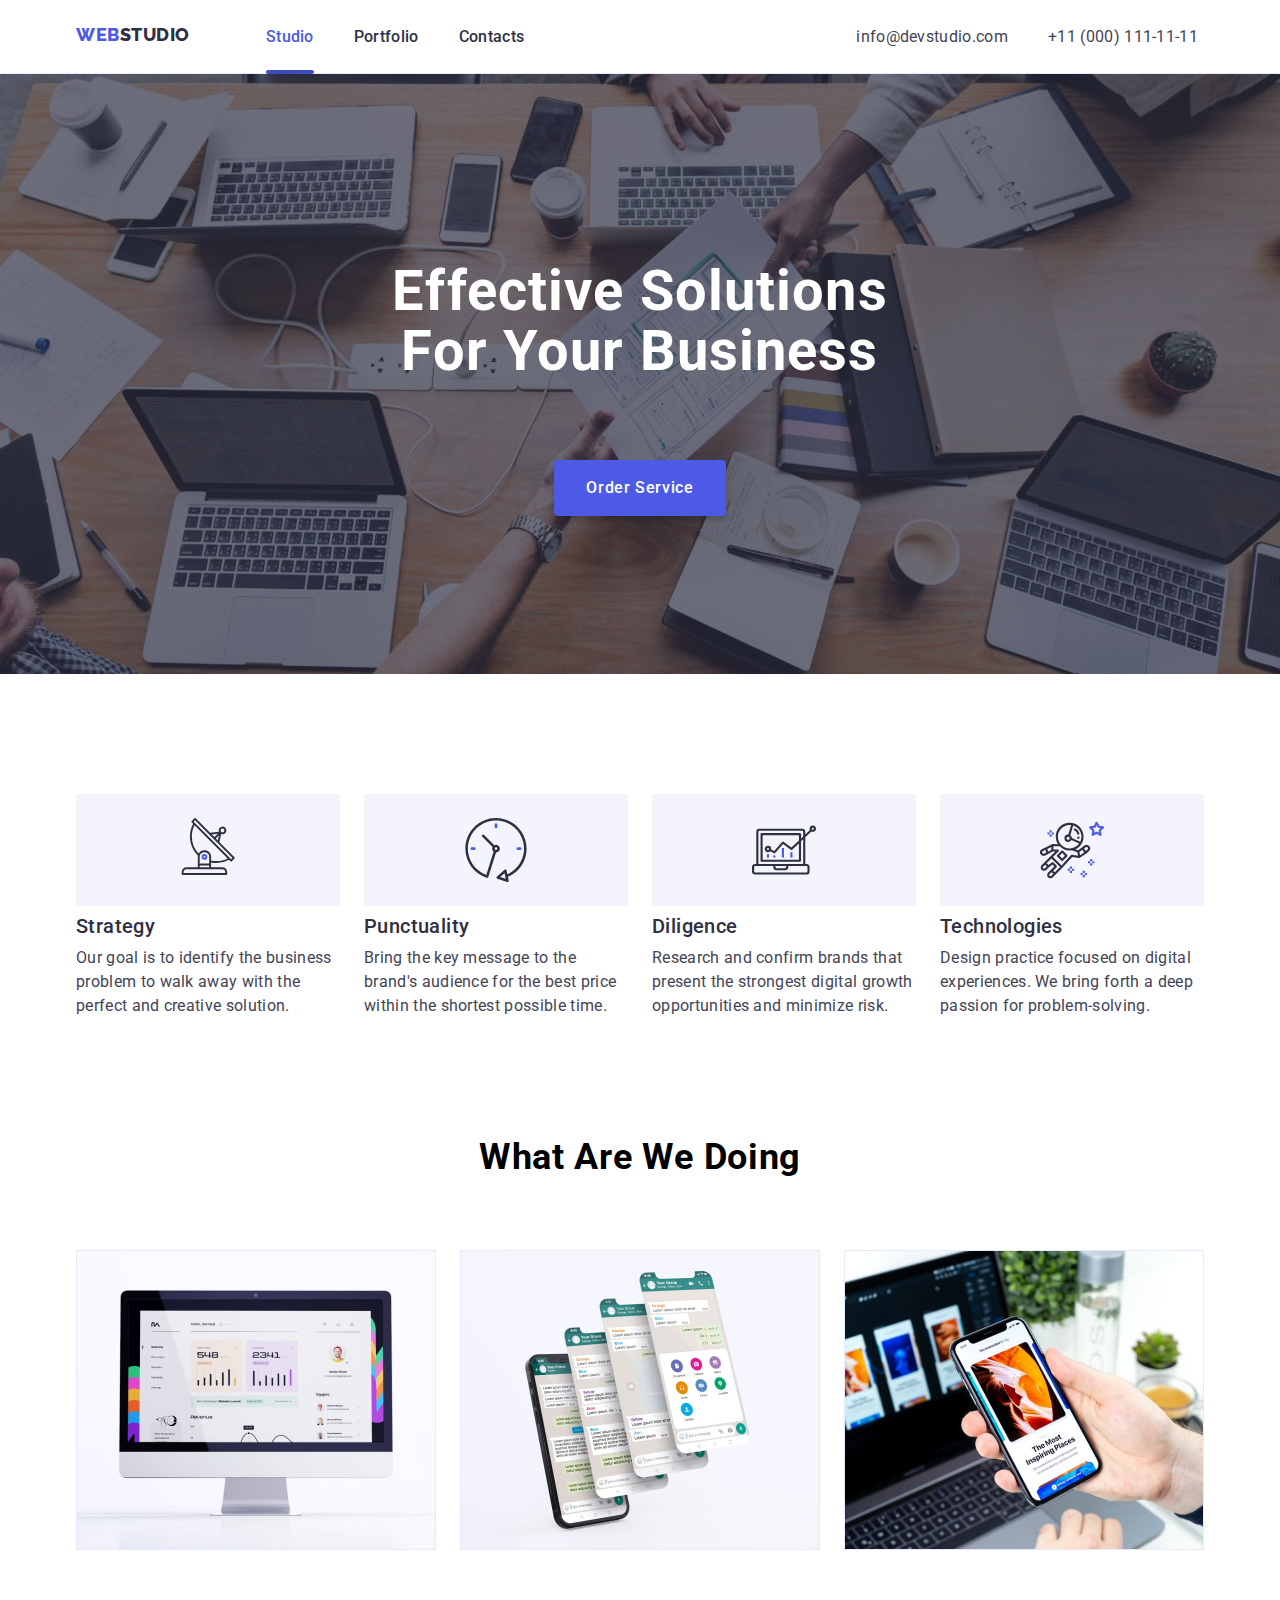
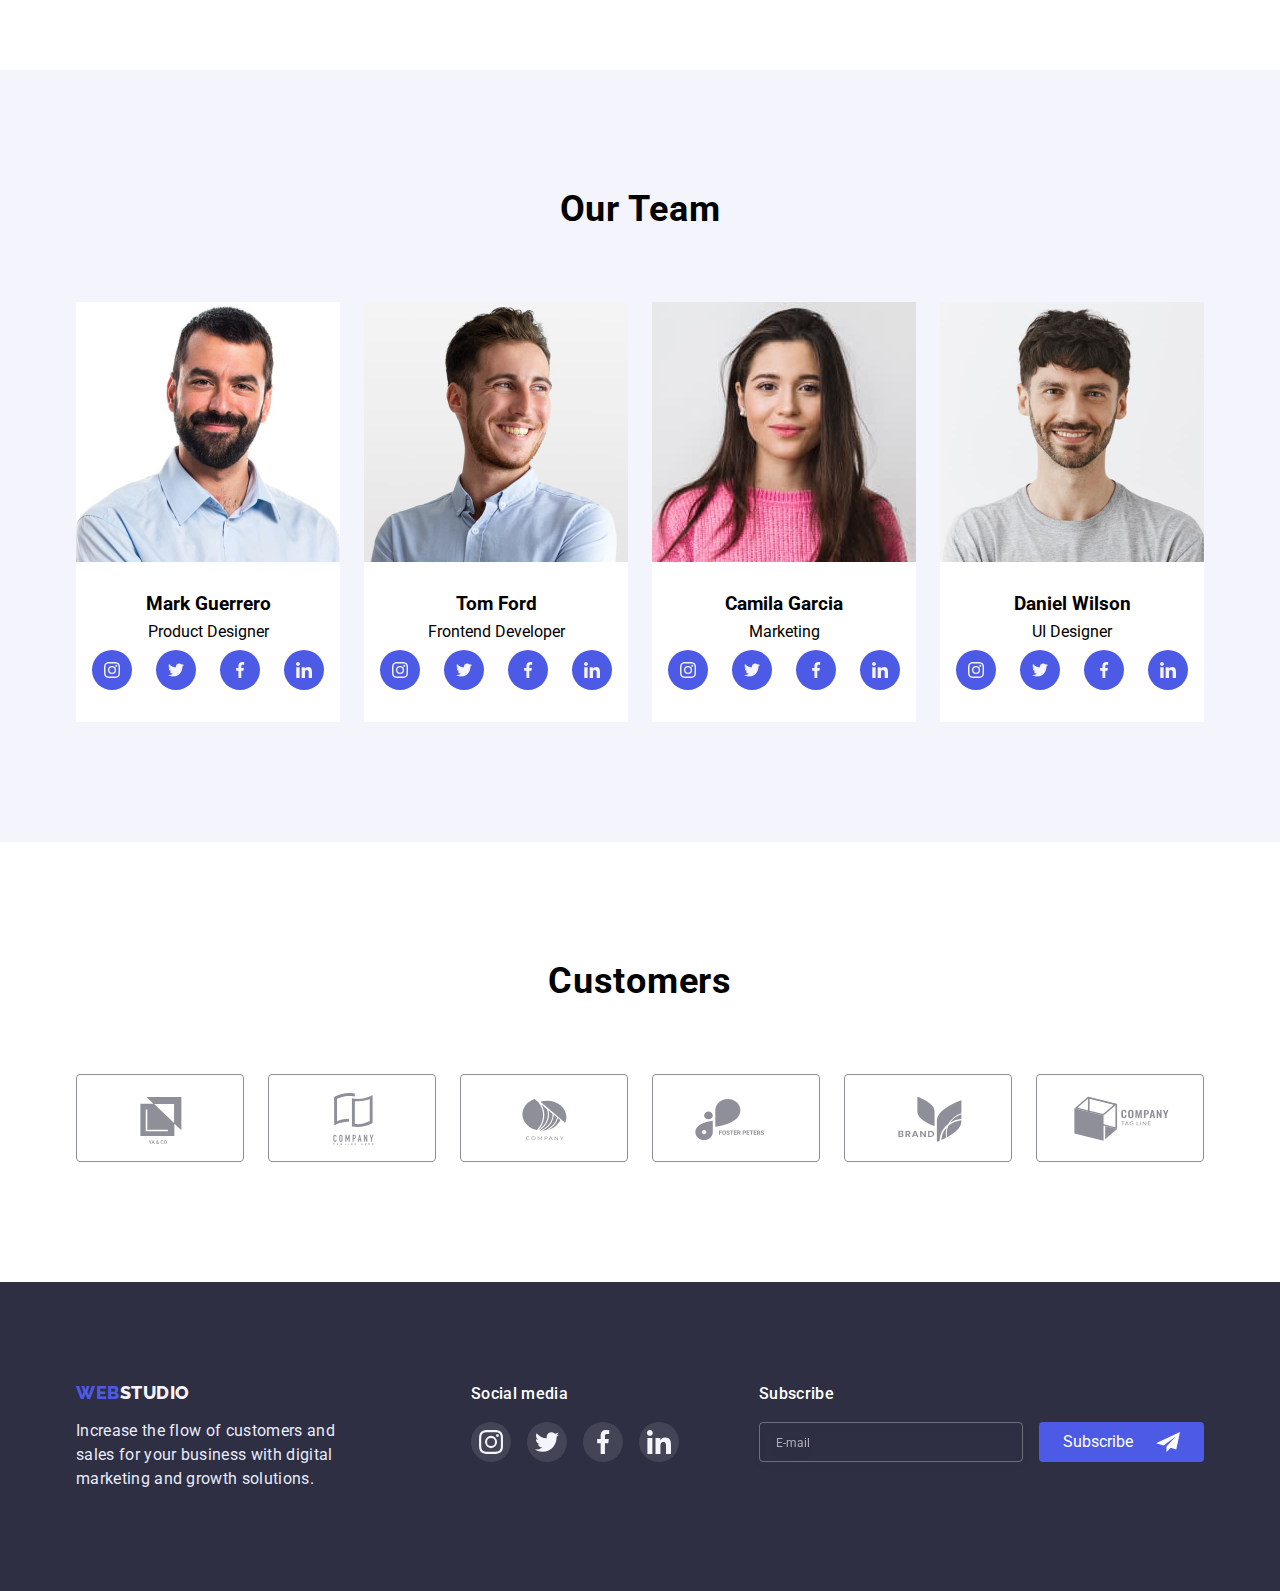
<file: index.html>
<!DOCTYPE html>
<html lang="en">
  <head>
    <meta charset="UTF-8" />
    <meta http-equiv="X-UA-Compatible" content="IE=edge" />
    <meta name="viewport" content="width=device-width, initial-scale=1.0" />
    <meta name="viewport" content="width=device-width, initial-scale=1.0" />
    <title>Web Studio</title>
    <link rel="preconnect" href="https://fonts.googleapis.com" />
    <link rel="preconnect" href="https://fonts.gstatic.com" crossorigin />
    <link
      href="https://fonts.googleapis.com/css2?family=Raleway:wght@700;800&family=Roboto:wght@400;500;700;900&display=swap"
      rel="stylesheet"
    />
    <link
      rel="stylesheet"
      href="https://cdn.jsdelivr.net/npm/modern-normalize@1.1.0/modern-normalize.min.css"
    />
    <link rel="stylesheet" href="./css/mobile.css" />
    <!-- <link rel="stylesheet" href="./css/index.css" /> -->
  </head>
  <body>

    <!-- HEADER -->

  <header class="header-section">
      <div class="container page-header-wrapper">
        <a class="link logo" href="./index.html" title="Web Studio">
        <span>Web</span>Studio
        </a>
        <nav class="page-nav">
            <ul class="menu-list list">
            <li class="menu-item">
              <a class="menu-link current link" href="./index.html">Studio</a>
            </li>
            <li class="menu-item">
              <a class="menu-link link" href="./portfolio.html">Portfolio</a>
            </li>
            <li class="menu-item">
              <a class="menu-link link" href="#">Contacts</a>
            </li>
          </ul>
        </nav>
        <ul class="contact-list list">
          <li class="contact-item">
            <a class="contact-mail link" href="mailto:info@devstudio.com"
              >info@devstudio.com</a
            >
          </li>
          <li class="contact-item">
            <a class="contact-tel link" href="tel:+11(000)111-11-11"
              >+11 (000) 111-11-11</a
            >
          </li>
        </ul>

<!-- MOBILE MENU BUTTON OPEN -->

        <button  type="button" class="mobile-menu-open-btn" data-menu-open>
            <svg class="mobile-menu-icon" width="32" height="22">
              <use href="./images/icons.svg#icon-mobile-menu-open-btn"></use>            
            </svg>
          </button>
    </div>
        
<!-- MOBILE MENU WINDOW -->

    <div class="mobile-menu-container-wrapper" data-menu>
      <div class="mobile-menu-container">
    <button type="button" class="mobile-menu-close-btn" data-menu-close>
      <svg class="mobile-menu-close-icon" width="8" height="8">
        <use href="./images/icons.svg#icon-close-modal"></use>
      </svg>
    </button>
<div class="wrapper-mobile-navigation">
    <nav>
  <ul class="mobile-menu-list-link list">
    <li class="mobile-menu-item-link"><a class="link link-mobile-menu active" href="./index.html">Studio</a></li>
    <li class="mobile-menu-item-link"><a class="link link-mobile-menu" href="./portfolio.html">Potfolio</a></li>
    <li class="mobile-menu-item-link"><a class="link link-mobile-menu" href="">Contacts</a></li>
  </ul>
</nav>
</div>
<div class="wrapper-mobile-contacts">
<ul class="mobile-menu-contacts-list list">
<li class="mobile-menu-contacts-item"><a class="link mobile-menu-tel" href="tel:+11(000)111-11-11">+11 (000) 111-11-11</a></li>
<li class="mobile-menu-contacts-item"><a class="link mobile-menu-mail" href="mailto:info@devstudio.com">info@devstudio.com</a></li>
</ul>
<ul class="mobile-menu-socialmedia-list list">
<li class="mobile-menu-socialmedia-item">
  <a href="" class="mobile-menu-socialmedia-link link">
    <svg class="mobile-menu-icon-instagram" width="24" height="24">
      <use href="./images/icons.svg#icon-instagram"></use>
    </svg>
  </a>
  <li class="mobile-menu-socialmedia-item">
  <a href="" class="mobile-menu-socialmedia-link link">
    <svg class="mobile-menu-icon-instagram" width="24" height="24">
      <use href="./images/icons.svg#icon-twitter"></use>
    </svg>
  </a>
</li>
<li class="mobile-menu-socialmedia-item">
  <a href="" class="mobile-menu-socialmedia-link link">
    <svg class="mobile-menu-icon-instagram" width="24" height="24">
      <use href="./images/icons.svg#icon-facebook"></use>
    </svg>
  </a>
</li>
<li class="mobile-menu-socialmedia-item">
  <a href="" class="mobile-menu-socialmedia-link link">
    <svg class="mobile-menu-icon-instagram" width="24" height="24">
      <use href="./images/icons.svg#icon-linkedin"></use>
    </svg>
  </a>
</li>
</ul>
</div>
</div>
    </div>
  </header>

    <!-- HERO -->

    <main>
      <section class="hero-section">
      <h1 class="hero-title">
          Effective Solutions <br />
          for Your Business
      </h1>
        <button class="modal-button" type="button" data-modal-open>
          Order Service
        </button>
          </section>

      <!-- ADVANTAGES -->

      <section class="advantage-section">
        <h2 class="hidden-title">Our advantages</h2>
        <div class="container page-advantage-container">
          <ul class="advantage-list list">
            <li class="advantage-item">
              <div class="advantage-icon">
                <svg class="advantage-icon-item" width="64" height="64">
                  <use href="./images/icons.svg#icon-antenna"></use>
                </svg>
              </div>
              <h3 class="advantage-suptitle">Strategy</h3>
              <p class="advantage-description">
                Our goal is to identify the business problem to walk away with
                the perfect and creative solution.
              </p>
            </li>
            <li class="advantage-item">
              <div class="advantage-icon">
                <svg class="advantage-icon-item" width="64px" height="64px">
                  <use href="./images/icons.svg#icon-clock"></use>
                </svg>
              </div>
              <h3 class="advantage-suptitle">Punctuality</h3>
              <p class="advantage-description">
                Bring the key message to the brand's audience for the best price
                within the shortest possible time.
              </p>
            </li>
            <li class="advantage-item">
              <div class="advantage-icon">
                <svg class="advantage-icon-item" width="64px" height="64px">
                  <use href="./images/icons.svg#icon-diagram"></use>
                </svg>
              </div>
              <h3 class="advantage-suptitle">Diligence</h3>
              <p class="advantage-description">
                Research and confirm brands that present the strongest digital
                growth opportunities and minimize risk.
              </p>
            </li>
            <li class="advantage-item">
              <div class="advantage-icon">
                <svg class="advantage-icon-item" width="64px" height="64px">
                  <use href="./images/icons.svg#icon-astronaut"></use>
                </svg>
              </div>
              <h3 class="advantage-suptitle">Technologies</h3>
              <p class="advantage-description">
                Design practice focused on digital experiences. We bring forth a
                deep passion for problem-solving.
              </p>
            </li>
          </ul>
        </div>
      </section>

      <!-- ABOUT -->

      <section class="activity-section">
        <div class="container activity-wrapper">
          <h2 class="section-title activity-title">What are we doing</h2>
          <ul class="activity-list list">
            <li class="activity-item">
              <img
              srcset="./images/adaptive/what-we-are-doing-1@2x.jpg"
              src="./images/adaptive/what-we-are-doing-1.jpg"           
              alt="Activity of the company first"
              width="360"
              height="300"
              />
            </li>
            <li class="activity-item">
              <img
                srcset="./images/adaptive/what-we-are-doing-2@2x.jpg"
              src="./images/adaptive/what-we-are-doing-2.jpg"
                alt="Activity of the company second"
                width="360"
                height="300"
              />
            </li>
            <li class="activity-item">
              <img
                srcset="./images/adaptive/what-we-are-doing-3@2x.jpg"
              src="./images/adaptive/what-we-are-doing-3.jpg"
                alt="Activity of the company third"
                width="360"
                height="300"
              />
            </li>
          </ul>
        </div>
      </section> 

      <!-- TEAM -->
      
      <section class="team-section">
        <div class="container">
          <h2 class="section-title">Our team</h2>
          <ul class="team-list list">
            <li class="team-item">
              <img
              srcset="./images/adaptive/productdesigner@2x.jpg"
                src="./images/adaptive/productdesigner.jpg"
                alt="Product Designer"
                width="264"
                height="260"
              />
              <div class="team-text-wrapper">
                <h3 class="team-title suptitle">Mark Guerrero</h3>
                <p class="description-team">Product Designer</p>
                <ul class="social-media-list list">
                  <li class="social-media-item">
                    <a href="#" class="social-media-link link">
                      <svg class="social-media-icon" width="16" height="16">
                        <use href="./images/icons.svg#icon-instagram"></use>
                      </svg>
                    </a>
                  </li>
                  <li class="social-media-item">
                    <a href="" class="social-media-link">
                      <svg class="social-media-icon" width="16" height="16">
                        <use href="./images/icons.svg#icon-twitter"></use>
                      </svg>
                    </a>
                  </li>
                  <li class="social-media-item">
                    <a href="" class="social-media-link">
                      <svg class="social-media-icon" width="16" height="16">
                        <use href="./images/icons.svg#icon-facebook"></use></svg
                    ></a>
                  </li>
                  <li class="social-media-item">
                    <a href="" class="social-media-link">
                      <svg class="social-media-icon" width="16" height="16">
                        <use href="./images/icons.svg#icon-linkedin"></use>
                      </svg>
                    </a>
                  </li>
                </ul>
              </div>
            </li>
            <li class="team-item">
              <img
                srcset="./images/adaptive/frontenddeveloper@2x.jpg"
                src="./images/adaptive/frontenddeveloper.jpg"
                alt="Frontend Developer"
                width="264"
                height="260"
              />
              <div class="team-text-wrapper">
                <h3 class="team-title suptitle">Tom Ford</h3>
                <p class="description-team">Frontend Developer</p>
                <ul class="social-media-list list">
                  <li class="social-media-item">
                    <a href="#" class="social-media-link link">
                      <svg class="social-media-icon" width="16" height="16">
                        <use href="./images/icons.svg#icon-instagram"></use>
                      </svg>
                    </a>
                  </li>
                  <li class="social-media-item">
                    <a href="" class="social-media-link">
                      <svg class="social-media-icon" width="16" height="16">
                        <use href="./images/icons.svg#icon-twitter"></use>
                      </svg>
                    </a>
                  </li>
                  <li class="social-media-item">
                    <a href="" class="social-media-link">
                      <svg class="social-media-icon" width="16" height="16">
                        <use href="./images/icons.svg#icon-facebook"></use></svg
                    ></a>
                  </li>
                  <li class="social-media-item">
                    <a href="" class="social-media-link">
                      <svg class="social-media-icon" width="16" height="16">
                        <use href="./images/icons.svg#icon-linkedin"></use>
                      </svg>
                    </a>
                  </li>
                </ul>
              </div>
            </li>
            <li class="team-item">
              <img
                scrset="./images/adaptive/marketing@2x.jpg"
                src="./images/adaptive/marketing.jpg"
                alt="Marketing"
                width="264"
                height="260"
              />
              <div class="team-text-wrapper">
                <h3 class="team-title suptitle">Camila Garcia</h3>
                <p class="description-team">Marketing</p>
                <ul class="social-media-list list">
                  <li class="social-media-item">
                    <a href="#" class="social-media-link link">
                      <svg class="social-media-icon" width="16" height="16">
                        <use href="./images/icons.svg#icon-instagram"></use>
                      </svg>
                    </a>
                  </li>
                  <li class="social-media-item">
                    <a href="" class="social-media-link">
                      <svg class="social-media-icon" width="16" height="16">
                        <use href="./images/icons.svg#icon-twitter"></use>
                      </svg>
                    </a>
                  </li>
                  <li class="social-media-item">
                    <a href="" class="social-media-link">
                      <svg class="social-media-icon" width="16" height="16">
                        <use href="./images/icons.svg#icon-facebook"></use></svg
                    ></a>
                  </li>
                  <li class="social-media-item">
                    <a href="" class="social-media-link">
                      <svg class="social-media-icon" width="16" height="16">
                        <use href="./images/icons.svg#icon-linkedin"></use>
                      </svg>
                    </a>
                  </li>
                </ul>
              </div>
            </li>
            <li class="team-item">
              <img
              srcset="./images/adaptive/uidesigner@2x.jpg"
                src="./images/adaptive/uidesigner.jpg"
                alt="Маркетолог"
                width="264"
                height="260"
              />
              <div class="team-text-wrapper">
                <h3 class="team-title suptitle">Daniel Wilson</h3>
                <p class="description-team">UI Designer</p>
                <ul class="social-media-list list">
                  <li class="social-media-item">
                    <a href="#" class="social-media-link link">
                      <svg class="social-media-icon" width="16" height="16">
                        <use href="./images/icons.svg#icon-instagram"></use>
                      </svg>
                    </a>
                  </li>
                  <li class="social-media-item">
                    <a href="" class="social-media-link">
                      <svg class="social-media-icon" width="16" height="16">
                        <use href="./images/icons.svg#icon-twitter"></use>
                      </svg>
                    </a>
                  </li>
                  <li class="social-media-item">
                    <a href="" class="social-media-link">
                      <svg class="social-media-icon" width="16" height="16">
                        <use href="./images/icons.svg#icon-facebook"></use></svg
                    ></a>
                  </li>
                  <li class="social-media-item">
                    <a href="" class="social-media-link">
                      <svg class="social-media-icon" width="16" height="16">
                        <use href="./images/icons.svg#icon-linkedin"></use>
                      </svg>
                    </a>
                  </li>
                </ul>
              </div>
            </li>
          </ul>
        </div>
      </section> 


    <!-- --Customers-- -->

     <section class="section-customers">
      <div class="container">
        <h2 class="section-title">Customers</h2>
        <ul class="clients-list list">
          <li class="clients-item">
            <a href="" class="clients-item-link link">
              <svg class="clients-icon" width="110" height="56">
                <use href="./images/icons.svg#icon-clients-first"></use>
              </svg>
            </a>
          </li>
          <li class="clients-item">
            <a href="" class="clients-item-link link">
              <svg class="clients-icon"  width="110" height="56">
                <use href="./images/icons.svg#icon-clients-second"></use>
              </svg>
            </a>
          </li>
          <li class="clients-item">
            <a href="" class="clients-item-link link">
              <svg class="clients-icon"  width="110" height="56">
                <use href="./images/icons.svg#icon-clients-third"></use>
              </svg>
            </a>
          </li>
          <li class="clients-item">
            <a href="" class="clients-item-link link">
              <svg class="clients-icon"  width="110" height="56">
                <use href="./images/icons.svg#icon-clients-fourth"></use>
              </svg>
            </a>
          </li>
          <li class="clients-item">
            <a href="" class="clients-item-link link">
              <svg class="clients-icon"  width="110" height="56">
                <use href="./images/icons.svg#icon-clients-fifth"></use>
              </svg>
            </a>
          </li>
          <li class="clients-item"  width="110" height="56">
            <a href="" class="clients-item-link link">
              <svg class="clients-icon">
                <use href="./images/icons.svg#icon-clients-six"></use>
              </svg>
            </a>
          </li>
        </ul>
      </div>
    </section>
    </main>

    <!-- Footer -->
 
    <footer class="footer-section">
      <div class="container footer-wrapper-common">
        <div class="footer-wrapper-logo">
          <a class="link logo-footer subtitle-footer" href="./index.html" title="Web Studio"
            ><span>Web</span>Studio</a
          >
          <p class="footer-text">
            Increase the flow of customers and sales for your business with
            digital marketing and growth solutions.
          </p>
        </div>
        <div class="footer-wrapper-socialmedia">
          <p class="footer-media-text subtitle-footer">Social media</p>
          <ul class="footer-socialmedia-list list">
            <li class="footer-socialmedia-item">
              <a href="#" class="footer-media-link link">
                <svg class="footer-media-icon" width="24" height="24">
                  <use href="./images/icons.svg#icon-instagram"></use>
                </svg>
              </a>
            </li>
            <li class="footer-socialmedia-item">
              <a href="" class="footer-media-link">
                <svg class="footer-media-icon" width="24" height="24">
                  <use href="./images/icons.svg#icon-twitter"></use>
                </svg>
              </a>
            </li>
            <li class="footer-socialmedia-item">
              <a href="" class="footer-media-link">
                <svg class="footer-media-icon" width="24" height="24">
                  <use href="./images/icons.svg#icon-facebook"></use>
                </svg>          
              </a>
            </li>
            <li class="footer-socialmedia-item">
              <a href="" class="footer-media-link">
                <svg class="footer-media-icon" width="24" height="24">
                  <use href="./images/icons.svg#icon-linkedin"></use>
                </svg>
              </a>
            </li>
          </ul>
        </div>
        <div class="footer-wrapper-subscribe">
          <p class="subscribe-footer-title subtitle-footer">Subscribe</p>
          <form class="subscribe-footer-form">
            <input
              type="email"
              name="user-email"
              class="subscribe-footer-input"
              placeholder="E-mail"
            />
            <button type="submit" class="subscribe-footer-btn">
              Subscribe
              <svg
                class="subscribe-footer-media-icon"
                width="24"
                height="24"
              >
                <use href="./images/icons.svg#icon-subscribe"></use>
              </svg>
            </button>
          </form>
        </div>
      </div>
    </footer> 

    <!-- Modal window -->

    <di class="backdrop is-hidden" data-modal>
      <div class="modal">
        <button type="button" class="modal-close-btn" data-modal-close>
          <svg class="modal-close-btn-icon" width="8px" height="8px">
            <use href="./images/icons.svg#icon-close-modal"></use>
          </svg>
        </button>

        <p class="modal-form-title">
          Leave your contacts and we will call you back
        </p>
        <form class="modal-form">
          <label class="modal-form-label">
            <span class="modal-form-label-description">Name</span>
            <span class="modal-form-input-wrapper">
              <input 
                type="text"
                name="user_name"
                class="modal-form-input"
                required
                pattern="^[a-zA-Zа-яА-Я]+$"
                minlength="2"
              />
              <svg class="modal-form-icon" width="18" height="18">
                <use href="./images/icons.svg#icon-person-modal-window"></use>
              </svg>
            </span>
          </label>
          <label class="modal-form-label">
            <span class="modal-form-label-description">Phone</span>
            <span class="modal-form-input-wrapper">
              <input
                type="tel"
                name="user_tel"
                class="modal-form-input"
                required
                pattern="[0-9]{3}-[0-9]{3}-[0-9]{2}-[0-9]{2}"
                title="xxx-xxx-xx-xx"
              />
              <svg class="modal-form-icon" width="18" height="24">
                <use href="./images/icons.svg#icon-phone-modal-window"></use>
              </svg>
            </span>
          </label>
          <label class="modal-form-label">
            <span class="modal-form-label-description">Email</span>
            <span class="modal-form-input-wrapper">
              <input type="email" name="user-email" class="modal-form-input" />
              <svg class="modal-form-icon" width="18" height="24">
                <use href="./images/icons.svg#icon-email-modal-window"></use>
              </svg>
            </span>
          </label>
          <label class="modal-form-label-textarea">
            <span class="modal-form-label-description">Comment</span>
            <textarea
              class="modal-form-textarea"
              placeholder="Text input"
              name="user-message"
            ></textarea>
          </label>
          <input
            type="checkbox"
            name="user-policy"
            class="modal-form-check hidden-title"
            id="user-policy"
          />
          <label for="user-policy" class="modal-form-check-description">
            I accept the terms and conditions of the &nbsp;<a class="policy-link" href="">
              Privacy Policy
            </a>
          </label>
          <button type="submit" class="modal-form-btn-submit">Send</button>
        </form>
      </div>
    </div>
 
 <script src="./js/mobile-menu.js"></script>

   <script src="./js/modal.js"></script> 
  </body>
</html>
</file>
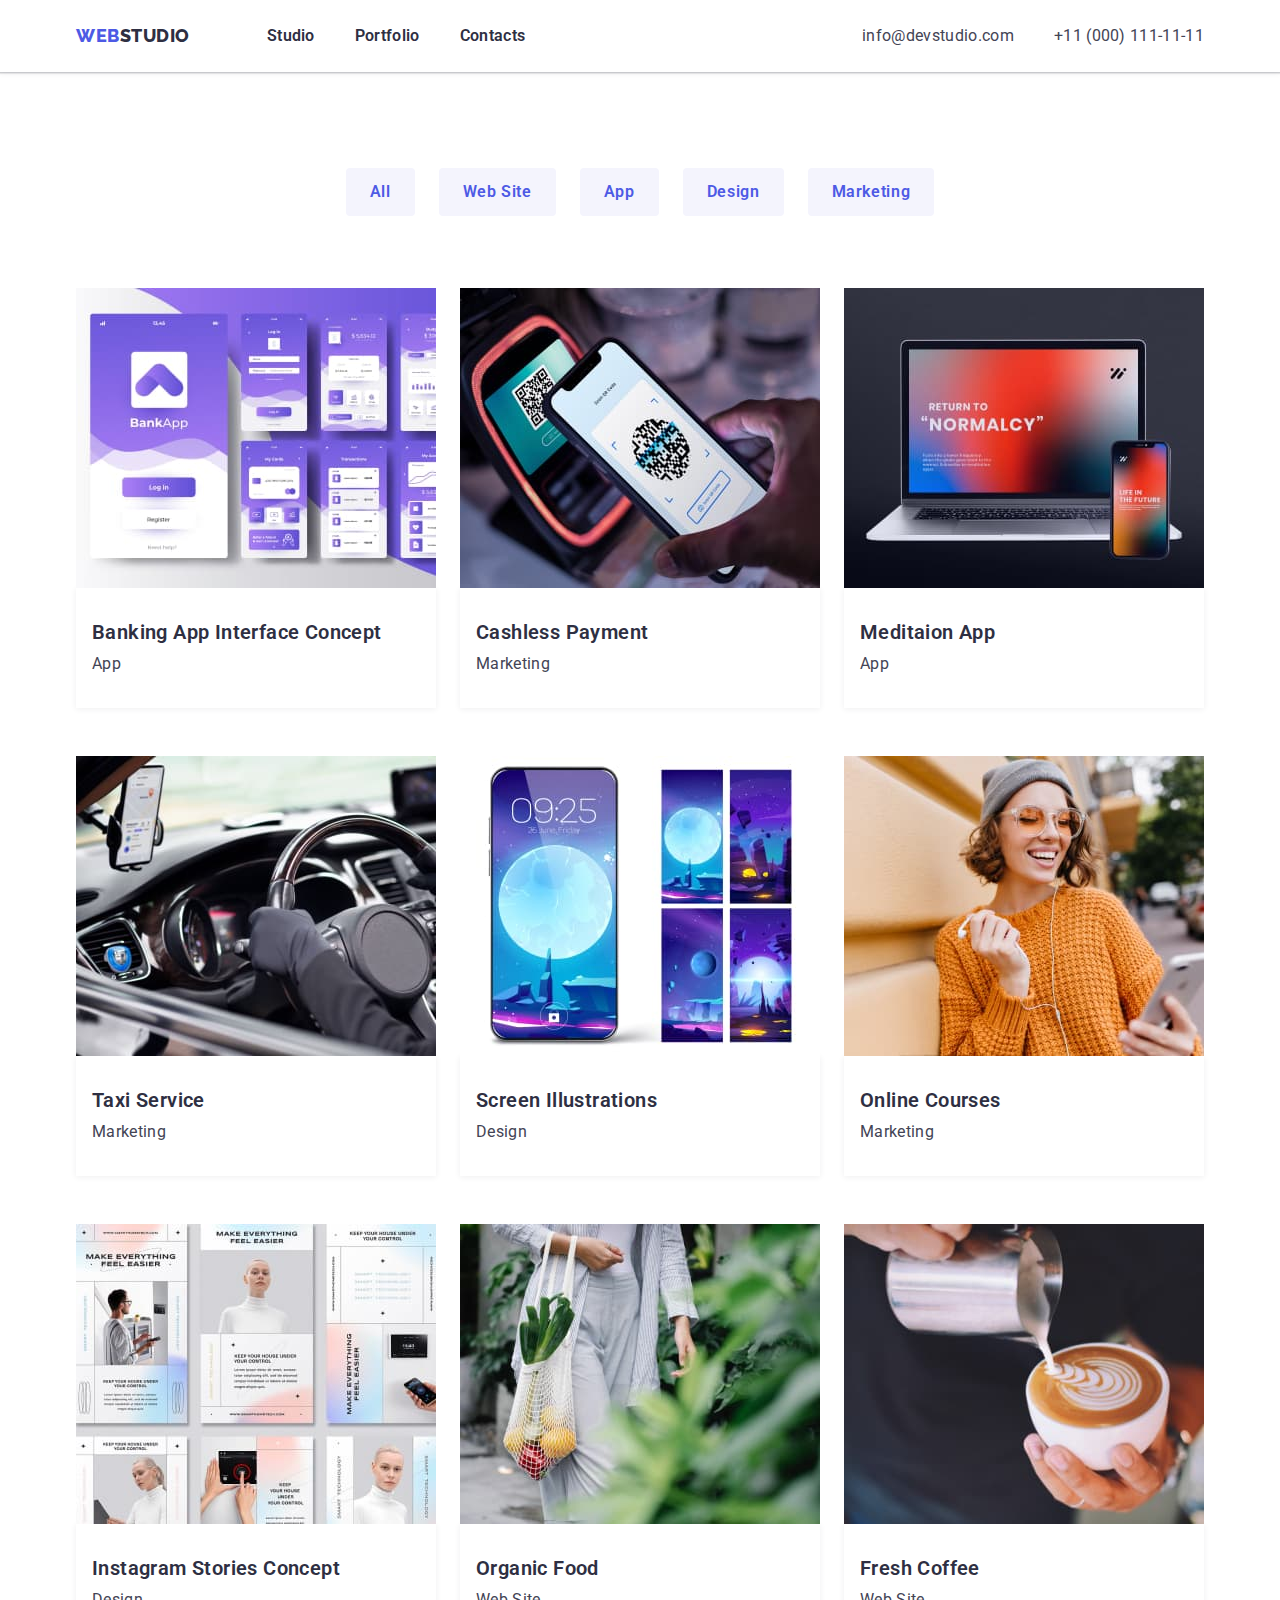
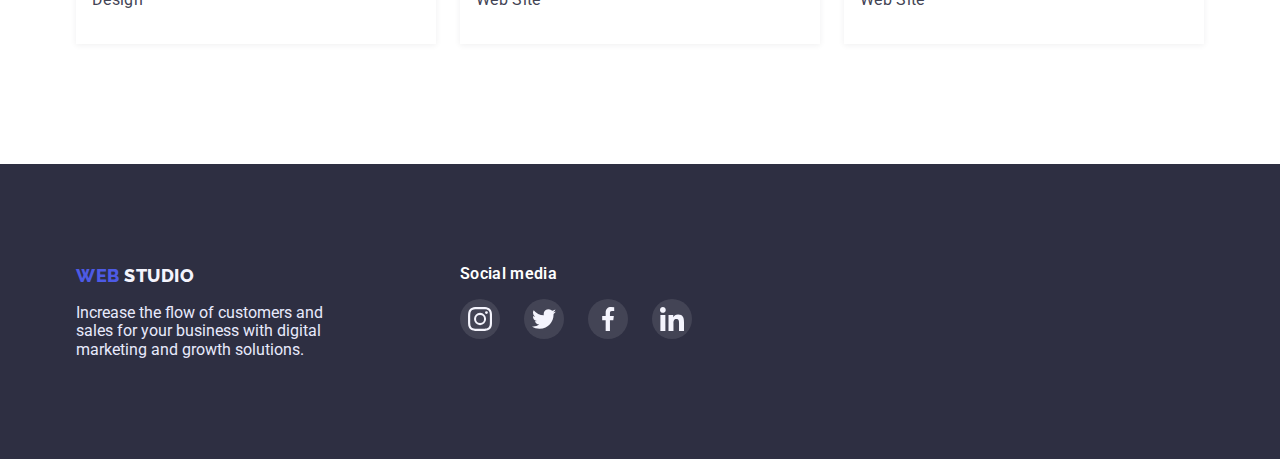
<file: portfolio.html>
<!DOCTYPE html>
<html lang="en">
  <head>
    <meta charset="UTF-8" />
    <meta http-equiv="X-UA-Compatible" content="IE=edge" />
    <meta name="viewport" content="width=device-width, initial-scale=1.0" />
    <title>Portfolio</title>
    <link rel="preconnect" href="https://fonts.googleapis.com" />
    <link rel="preconnect" href="https://fonts.gstatic.com" crossorigin />
    <link
      href="https://fonts.googleapis.com/css2?family=Raleway:wght@700;800&family=Roboto:wght@400;500;700;900&display=swap"
      rel="stylesheet"
    />
    <link
      rel="stylesheet"
      href="https://cdn.jsdelivr.net/npm/modern-normalize@1.1.0/modern-normalize.min.css"
    />
    <link rel="stylesheet" href="./css/style.css" />
  </head>
  <body>
    <!-- HEADER -->

    <header class="page-header">
      <div class="page-header-container container">
        <nav class="page-nav">
          <a class="link logo" href="./index.html" title="Web Studio"
            ><span>Web</span>Studio</a
          >
          <ul class="menu-list list">
            <li class="menu-item">
              <a class="menu-link link" href="./index.html">Studio</a>
            </li>
            <li class="menu-item">
              <a class="menu-link link" href="./portfolio.html">Portfolio</a>
            </li>
            <li class="menu-item">
              <a class="menu-link link" href="#">Contacts</a>
            </li>
          </ul>
        </nav>
        <ul class="contact-list list">
          <li class="contact-mail">
            <a class="contact-item link" href="mailto:info@devstudio.com"
              >info@devstudio.com</a
            >
          </li>
          <li>
            <a class="contact-item link" href="tel:+11(000)111-11-11"
              >+11 (000) 111-11-11</a
            >
          </li>
        </ul>
      </div>
    </header>

    <!-- Filter -->

    <main>
      <section class="section-cards">
        <div class="container">
          <h1 class="section-card-title">Project cards</h1>

          <ul class="list filter-list">
            <li class="filter-item">
              <button class="modal-button" type="button">All</button>
            </li>
            <li class="filter-item">
              <button class="modal-button" type="button">Web Site</button>
            </li>
            <li class="filter-item">
              <button class="modal-button" type="button">App</button>
            </li>
            <li class="filter-item">
              <button class="modal-button" type="button">Design</button>
            </li>
            <li class="filter-item">
              <button class="modal-button" type="button">Marketing</button>
            </li>
          </ul>

          <!-- List of project cards -->

          <ul class="list card-list">
            <li class="card-item">
              <a class="link" href="#"
                ><img
                  src="./images/BankingApp.jpg"
                  alt="Banking App Interface Concept"
                  width="360"
                  height="300"
                />
                <div class="card-item-name">
                  <h2 class="card-title">Banking App Interface Concept</h2>
                  <p class="card-description">App</p>
                </div>
              </a>
            </li>
            <li class="card-item">
              <a class="link" href="#">
                <img
                  src="./images/CashlessPayment.jpg"
                  alt="Cashless Payment"
                  width="360"
                  height="300"
                />
                <div class="card-item-name">
                  <h2 class="card-title">Cashless Payment</h2>
                  <p class="card-description">Marketing</p>
                </div></a
              >
            </li>
            <li class="card-item">
              <a class="link" href="#"
                ><img src="./images/MeditationApp.jpg" alt="Meditaion App" />
                <div class="card-item-name">
                  <h2 class="card-title">Meditaion App</h2>
                  <p class="card-description">App</p>
                </div></a
              >
            </li>
            <li class="card-item">
              <a class="link" href="#">
                <img
                  src="./images/TaxiService.jpg"
                  alt="Taxi Service"
                  width="360"
                  height="300"
                />
                <div class="card-item-name">
                  <h2 class="card-title">Taxi Service</h2>
                  <p class="card-description">Marketing</p>
                </div></a
              >
            </li>
            <li class="card-item">
              <a class="link" href="#"
                ><img
                  src="./images/ScreenIllustrations.jpg"
                  alt="Screen Illustrations"
                  width="360"
                  height="300"
                />
                <div class="card-item-name">
                  <h2 class="card-title">Screen Illustrations</h2>
                  <p class="card-description">Design</p>
                </div></a
              >
            </li>
            <li class="card-item">
              <a class="link" href="#">
                <img
                  src="./images/OnlineCourses.jpg"
                  alt="Online Courses"
                  width="360"
                  height="300"
                />
                <div class="card-item-name">
                  <h2 class="card-title">Online Courses</h2>
                  <p class="card-description">Marketing</p>
                </div></a
              >
            </li>
            <li class="card-item">
              <a class="link" href="#"
                ><img
                  src="./images/InstagramStories.jpg"
                  alt="Instagram Stories Concept"
                  width="360"
                  height="300"
                />
                <div class="card-item-name">
                  <h2 class="card-title">Instagram Stories Concept</h2>
                  <p class="card-description">Design</p>
                </div></a
              >
            </li>
            <li class="card-item">
              <a class="link" href="#">
                <img
                  src="./images/OrganicFood.jpg"
                  alt="Organic Food"
                  width="360"
                  height="300"
                />
                <div class="card-item-name">
                  <h2 class="card-title">Organic Food</h2>
                  <p class="card-description">Web Site</p>
                </div></a
              >
            </li>
            <li class="card-item">
              <a class="link" href="#"
                ><img
                  src="./images/FreshCoffee.jpg"
                  alt="Fresh Coffee"
                  width="360"
                  height="300"
                />
                <div class="card-item-name">
                  <h2 class="card-title">Fresh Coffee</h2>
                  <p class="card-description">Web Site</p>
                </div>
              </a>
            </li>
          </ul>
        </div>
      </section>
    </main>

    <!-- Footer -->

    <footer class="footer">
      <div class="container footer-common-contain">
        <div class="footer-contain-first">
          <a class="link logo-footer" href="./index.html" title="Web Studio"
            ><span>Web</span> Studio</a
          >
          <p class="description-section footer-about">
            Increase the flow of customers and sales for your business with
            digital marketing and growth solutions.
          </p>
        </div>
        <div class="footer-contain-second">
          <p class="footer-media-text">Social media</p>
          <ul class="footer-media-list list">
            <li class="footer-media-item">
              <a href="#" class="footer-media-link link">
                <svg class="footer-media-icon" width="24px" height="24px">
                  <use href="./images/icons.svg#icon-instagram"></use>
                </svg>
              </a>
            </li>
            <li class="footer-media-item">
              <a href="" class="footer-media-link">
                <svg class="social-media-icon" width="24px" height="24px">
                  <use href="./images/icons.svg#icon-twitter"></use>
                </svg>
              </a>
            </li>
            <li class="footer-media-item">
              <a href="" class="footer-media-link">
                <svg class="social-media-icon" width="24px" height="24px">
                  <use href="./images/icons.svg#icon-facebook"></use></svg
              ></a>
            </li>
            <li class="footer-media-item">
              <a href="" class="footer-media-link">
                <svg class="social-media-icon" width="24px" height="24px">
                  <use href="./images/icons.svg#icon-linkedin"></use>
                </svg>
              </a>
            </li>
          </ul>
        </div>
      </div>
    </footer>
  </body>
</html>
</file>
<file: css/mobile.css>
:root {
    --color-primary: #434455;
    --second-color: #2e2f42;
    --logo-button-color: #4d5ae5;
    --main-background-color: #e5e5e5;
    --secondary-background-color: #f4f4fd;
    --contact-description-color: #434455;
    --white-color: #ffffff;
    --footer-header-color: #e7e9fc;
    --hover-button: #404bbf;
    --modal-window: #fcfcfc;
    --modal-form-label: #8e8f99;
    --user-policy: #757575;
    --footer-socialmedia-icon: rgba(255, 255, 255, 0.1);
}

h1,
h2,
h3,
h4,
p {
    margin-top: 0;
    margin-bottom: 0;
}

ul,
ol {
    margin-top: 0;
    margin-bottom: 0;
    padding-left: 0;
}

img {
    display: block;
}

.list {
    list-style: none;
}

.link {
    text-decoration: none;
}


body {
    font-family: "Roboto", sans-serif;
    background-color: var(--white-color);
}

/* ++++++++++++++HOVER++++++++++++++++= */

.contact-tel:hover,
.contact-tel:focus,
.contact-mail:hover,
.contact-mail:focus {
    color: var(--logo-button-color);
}

.menu-link:hover,
.menu-link:focus {
    color: var(--logo-button-color);
}

.modal-button:hover,
.modal-button:focus {
    background-color: var(--hover-button);
    box-shadow: 0px 4px 4px rgba(0, 0, 0, 0.15);
}

.social-media-item:hover {
    background-color: var(--hover-button);
}

.clients-item-link:hover,
.clients-item-link:focus {
    fill: var(--logo-button-color);
    border-color: var(--hover-button);
}

.footer-media-link:hover,
.footer-media-link:focus {
    background-color: #31d0aa;
}

.subscribe-footer-btn:hover,
.subscribe-footer-btn:focus {
    background-color: var(--hover-button);
    box-shadow: 0px 4px 4px rgba(0, 0, 0, 0.15);
}

.subscribe-footer-input:focus {
    outline: none;
    border-color: var(--logo-button-color);
}

/* +++++++++++++CONTAINER+++++++++++++++ */

.container {
    max-width: 428px;
    padding-left: 15px;
    padding-right: 15px;
    margin-left: auto;
    margin-right: auto;
}

@media screen and (min-width: 768px) {
    .container {
        max-width: 768px;
    }
}

@media screen and (min-width: 1200px) {
    .container {
        max-width: 1158px;
    }
}

/* ++++++HEADER++++++ */

.header-section {
    border-bottom: 1px solid var(--footer-header-color);
    box-shadow: 0px 2px 1px rgba(46, 47, 66, 0.08), 0px 1px 1px rgba(46, 47, 66, 0.16), 0px 1px 6px rgba(46, 47, 66, 0.08);
}

.logo {
    font-family: "Raleway", sans-serif;
    font-weight: 800;
    font-size: 18px;
    line-height: 1.17;
    letter-spacing: 0.03em;
    text-transform: uppercase;
    color: var(--second-color);
    padding-top: 24px;
    padding-bottom: 24px;
}

.logo span {
    color: var(--logo-button-color);
}

/* ++++HEADER-MOBILE+++++ */

@media screen and (max-width: 767px) {
    .menu-list {
        display: none;
    }

    .contact-list {
        display: none;
    }

    .page-nav {
        display: none;
    }

    .page-header-wrapper {
        display: flex;
        align-items: center;
        justify-content: space-between;
}

    .mobile-menu-open-btn {
        border: none;
        background-color: transparent;    
        cursor: pointer;
    }

    .mobile-menu-icon {
        stroke: var(--second-color);
    }

    .mobile-menu-container-wrapper {
        position: fixed;
        top: 0;
        left: 0;
        width: 100%;
        height: 100vh;
        background-color: var(--white-color);
        opacity: 0;
        visibility: hidden;
        pointer-events: none;
    }

    .mobile-menu-container-wrapper.is-open {
        opacity: 1;
        visibility: visible;
        pointer-events: auto;
    }

    .mobile-menu-container {
        position: relative;
        width: 100%;
        height: 100%;
        padding-left: 40px;
        padding-right: 60px;
        padding-bottom: 40px;
        padding-top: 80px;
        overflow: auto;
        display: flex;
        flex-direction: column;
        justify-content: space-between;
    }

    .mobile-menu-close-btn {
        position: absolute;
        right: 40px;
        top: 40px;
        display: flex;
        justify-content: center;
        align-items: center;
        width: 24px;
        height: 24px;
        width: 24px;
        height: 24px;
        cursor: pointer;
        background-color: var(--footer-color);
        border: 1px solid rgba(0, 0, 0, 0.1);
        border-radius: 50%;
        transition: background-color 250ms cubic-bezier(0.4, 0, 0.2, 1);
    }

    .mobile-menu-close-btn:hover,
    .mobile-menu-close-btn:focus {
        background-color: var(--hover-button);
    }


    .mobile-menu-list-link {
        display: flex;
        flex-direction: column;
        gap: 40px;
    }

    .link-mobile-menu {
        font-weight: 700;
        font-size: 36px;
        line-height: 1.11;
        letter-spacing: 0.02em;
        text-transform: capitalize;
        color: var(--second-color);
    }

    .active.link-mobile-menu {
    color: var(--logo-button-color);
}

    .mobile-menu-tel {
        font-family: 'Roboto';
        font-weight: 600;
        font-size: 35px;
        line-height: 1.11;
        letter-spacing: 0.02em;
        text-transform: capitalize;
        color: var(--logo-button-color);
        
    }

    .mobile-menu-mail {
        font-weight: 500;
        font-size: 20px;
        line-height: 1.2;
        letter-spacing: 0.02em;
        color: var(--contact-description-color);
    }

    .mobile-menu-socialmedia-list {
        display: flex;
        justify-content: space-between;
    }

    .mobile-menu-socialmedia-item {
        width: 40px;
        height: 40px;
        background-color: var(--logo-button-color);
        border-radius: 50%;
    }

    .mobile-menu-socialmedia-link {
        width: 100%;
        height: 100%;
        display: flex;
        align-items: center;
        justify-content: center;
    }

    .mobile-menu-icon-instagram {
        width: 24px;
        height: 24px;
    }

    .wrapper-mobile-contacts {
        display: flex;
        flex-direction: column;
        justify-content: space-between; 
        gap: 48px;
    }
    .mobile-menu-contacts-list {
        display: flex;
        flex-direction: column;
        gap: 40px;
    }

}


/* +++++++HEADER-TABLET+++++++ */

@media screen and (min-width: 768px) {
    .mobile-menu-container-wrapper {
        display: none;
    }

    .mobile-menu-open-btn {
        display: none;
    }

    .menu-list {
        display: flex;
        align-items: center;
    }

    .menu-item:not(:last-child) {
        margin-right: 40px;
    }

    .menu-link {
        font-family: 'Roboto';
        font-weight: 500;
        font-size: 16px;
        line-height: 1.5;
        letter-spacing: 0.02em;
        color: var(--second-color);
        padding-top: 24px;
        padding-bottom: 26px;
        transition: color 250ms cubic-bezier(0.4, 0, 0.2, 1);
    }

    .current {
        position: relative;
        color: var(--logo-button-color);
    }

    .current::after {
        content: "";
        position: absolute;
        left: 0;
        bottom: 0;
        display: block;
        width: 100%;
        height: 4px;
        background-color: var(--hover-button);
        border-radius: 2px;
        opacity: 1;
        }

    .contact-tel,
    .contact-mail {
        font-weight: 400;
        font-size: 12px;
        line-height: 1.33;
        letter-spacing: 0.04em;
        color: var(--contact-description-color);
}

}


@media screen and (min-width: 768px) and (max-width: 1199px) {
    .page-header-wrapper {
        display: flex;
        align-items: center;
        justify-content: space-between;
    }

    .contact-item:not(:last-child) {
            margin-bottom: 4px;
        }
}

/* ++++++HEADER-DESKTOP++++++ */

@media screen and (min-width: 1200px) {
    .page-header-wrapper {
            display: flex;
            align-items: center;
    }


    .logo {
        padding-bottom: 28px;
        margin-right: 76px;
    }

    .menu-list {
        margin-right: 332px;
    }

    .menu-link {
        padding-bottom: 28px;
        
    }

    .contact-list {
        display: flex;
        align-items: center;
        justify-content: center;
    }

    .contact-item:not(:last-child) {
        margin-right: 40px;
    }   
    
    .contact-tel,
    .contact-mail {
        font-weight: 400;
        font-size: 16px;
        line-height: 1.5;
        letter-spacing: 0.02em;
    }
}

/* +++++++HER0-MOBILE++++++ */

.hero-section {
    background-color: rgba(0, 0, 0, 1);
    background-image: linear-gradient(to right,
            rgba(46, 47, 66, 0.7),
            rgba(46, 47, 66, 0.7)),
        url('../images/adaptive/hero-mobile-1.jpg');
    background-repeat: no-repeat;
    background-position: center;
    background-size: cover;
    text-align: center;
    padding-top: 112px;
    padding-bottom: 112px;
    margin-left: auto;
    margin-right: auto;
    max-width: 1440px;
}

@media screen and (min-device-pixel-ratio: 2) and (max-width: 767px), 
    screen and (min-resolution: 192dpi) and (max-width: 767px),
    screen and (min-resolution: 2dppx) and (max-width: 767px) {
    .hero-section {
        background-image: linear-gradient(to right,
            rgba(46, 47, 66, 0.7),
            rgba(46, 47, 66, 0.7)), 
            url('../images/adaptive/hero-mobile@2x.jpg');
    } 
}

@media screen and (min-width: 768px) {
    .hero-section {
        background-image: linear-gradient(to right,
            rgba(46, 47, 66, 0.7),
            rgba(46, 47, 66, 0.7)),
            url('../images/adaptive/hero-tablet-1.jpg');
    }
}

@media screen and (min-device-pixel-ratio: 2) and (min-width: 768px),
screen and (min-resolution: 192dpi) and (min-width: 768px),
screen and (min-resolution: 2dppx) and (min-width: 768px) {
    .hero-section {
        background-image: linear-gradient(to right,
            rgba(46, 47, 66, 0.7),
            rgba(46, 47, 66, 0.7)),
            url('../images/adaptive/hero-tablet@2x.jpg');
    }
}

@media screen and (min-width: 1200px) {
    .hero-section {
        background-image: linear-gradient(to right,
            rgba(46, 47, 66, 0.7),
            rgba(46, 47, 66, 0.7)),
            url('../images/adaptive/hero-desktop-1.jpg');
    }
}

@media screen and (min-device-pixel-ratio: 2) and (min-width: 1200px),
screen and (min-resolution: 192dpi) and (min-width: 1200px),
screen and (min-resolution: 2dppx) and (min-width: 1200px) {
    .hero-section {
        background-image: linear-gradient(to right,
            rgba(46, 47, 66, 0.7),
            rgba(46, 47, 66, 0.7)),
            url('../images/adaptive/hero-desktop@2x.jpg');
    }
}


.hero-title {
    font-weight: 700;
    font-size: 36px;
    line-height: 1.11;
    letter-spacing: 0.02em;
    text-transform: capitalize;
    color: var(--white-color);
}

.modal-button {
    font-weight: 500;
    font-size: 16px;
    line-height: 1.5;
    letter-spacing: 0.04em;
    text-align: center;
    color: var(--white-color);
    padding: 16px 32px;
    background-color: var(--logo-button-color);
    box-shadow: 0px 4px 4px rgba(0, 0, 0, 0.15);
    border-radius: 4px;
    cursor: pointer;
    border-style: none;
    margin-top: 72px;
    transition: background-color 250ms cubic-bezier(0.4, 0, 0.2, 1),
            box-shadow 250ms cubic-bezier(0.4, 0, 0.2, 1);
}

/* +++++++HER0-TABLET++++++ */

@media screen and (min-width: 768px) {

    .hero-section {
        background-image: linear-gradient(to right,
                rgba(46, 47, 66, 0.7),
                rgba(46, 47, 66, 0.7)), url('../images/adaptive/hero-tablet-1.jpg');
        height: 436px;
        padding-top: 112px;
        padding-bottom: 108px;
    }

    .modal-button {
        margin-top: 40px;
    }

    .hero-title {
        font-weight: 700;
        font-size: 56px;
        line-height: 1.07;
        letter-spacing: 0.02em;
        color: var(--white-color);
    }
}

/* ++++++HERO-DESKTOP+++++++ */

@media screen and (min-width: 1200px) {
    .hero-section {
        background-image: linear-gradient(to right,
                rgba(46, 47, 66, 0.7),
                rgba(46, 47, 66, 0.7)), url('../images/adaptive/hero-desktop-1.jpg');
        height: 600px;
        padding-top: 188px;
        padding-bottom: 188px;
    }

    .modal-button {
        margin-top: 78px;
    }
}

/* +++++++ADVANTAGES+++++++ */

.hidden-title {
    position: absolute;
    white-space: nowrap;
    width: 1px;
    height: 1px;
    overflow: hidden;
    border: 0;
    padding: 0;
    clip: rect(0 0 0 0);
    clip-path: inset(50%);
    margin: -1px;
}

.advantage-suptitle {
    letter-spacing: 0.02em;
    color: var(--second-color);
    margin-bottom: 8px;
    text-align: center;
}

.advantage-description {
    font-weight: 500;
    font-size: 16px;
    line-height: 1.5;
    letter-spacing: 0.02em;
    color: var(--contact-description-color);
}

.advantage-list {
    display: flex;
    flex-direction: column;
    gap: 72px;
}


@media screen and (max-width: 1199px) {
    .advantage-icon {
        display: none;
    }

    .advantage-section{
        padding-top: 96px;
        padding-bottom: 96px;
    }

    .advantage-suptitle {
        font-weight: 700;
        font-size: 36px;
        line-height: 1.11;
    }
}

@media screen and (min-width: 768px) {
    .advantage-list {
        display: flex;
        flex-direction: row;
        flex-wrap: wrap;
        justify-content: space-between;
        gap: 72px 24px;
    }

    .advantage-suptitle {
        text-align: left;
    }

    .advantage-item {
        width: calc((100% - 24px) / 2);
    }
}

@media screen and (min-width: 1200px) {
    .advantage-section {
        padding-top: 120px;
        padding-bottom: 120px;
    }

    .advantage-list {
        display: flex;
        flex-wrap: nowrap;
        justify-content: space-between;
    }

    .advantage-icon {
        background-color: var(--secondary-background-color);
        display: flex;
        align-items: center;  
        justify-content: center; 
        height: 112px; 
        margin-bottom: 8px;
    }   
    .advantage-suptitle {
        font-weight: 500;
        font-size: 20px;
        line-height: 1.2;
        text-align: left;
        letter-spacing: 0.02em;
        color: var(--second-color);
        margin-bottom: 8px;
    }

    .advantage-description {
        font-weight: 400;
    }
}

/* ++++ABOUT-MOBILE AND TABLET++++ */

@media screen and (max-width: 1199px) {
    .activity-section {
        display: none;
    }
}

.section-title {
    text-align: center;
    margin-bottom: 72px;
    font-weight: 700;
    font-size: 36px;
    line-height: 1.11;
    letter-spacing: 0.02em;
    text-transform: capitalize;
    color: var(--second-color):
}

@media screen and (min-width: 1200px) {
    .activity-section {
        padding-bottom: 120px;
    }

    .activity-list {
        display: flex;
        justify-content: space-between;
        gap: 24px;
    }
}

/* ++++++++TEAM+++++++++ */

.team-section {
    background-color: var(--secondary-background-color);
    padding-top: 96px;
    padding-bottom: 128px;
}

.team-text-wrapper {
    background-color: #ffffff;
    padding: 32px 16px;
    text-align: center;
}

.team-title {
    margin-bottom: 8px;
}

.description-team {
    margin-bottom: 8px;
}

.social-media-list {
    display: flex;
    align-items: center;
    justify-content: space-between;
}

.social-media-item {
    width: 40px;
    height: 40px;
    background-color: var(--logo-button-color);
    border-radius: 50%;
    transition: background-color 250ms cubic-bezier(0.4, 0, 0.2, 1);
}

.social-media-link {
    width: 100%;
    height: 100%;
    display: flex;
    justify-content: center;
    align-items: center;
}

.social-media-icon {
    width: 16px;
    height: 16px;
}

.team-list {
    display: flex;
    flex-direction: column;
    justify-content: center;
    align-items: center;
    gap: 72px;
}


/* ++++++TEAM-TABLET++++++ */

@media screen and (min-width: 768px) {
    .team-section {
        padding-bottom: 104px;
    }
}

.team-list {
    display: flex;
    flex-direction: row;
    flex-wrap: wrap;
    gap: 64px 24px;
}

/* +++++++++TEAM-DESKTOP+++++++ */

@media screen and (min-width: 1200px) {
    .team-section {
        padding-top: 120px;
        padding-bottom: 120px;
    }

    .team-list {
    display: flex;
    flex-direction: row;
    flex-wrap: nowrap;
    justify-content: space-between;
    align-items: center;
}
}

/* +++++++++CUSTOMERS+++++++++++ */

.section-customers {
    padding-top: 96px;
    padding-bottom: 96px;
}

.clients-list {
    display: flex;
    flex-wrap: wrap;
    gap: 72px 16px;
}

.clients-item {
    width: calc((100% - 16px) / 2);
    height: 88px;
}


.clients-item-link {
    display: flex;
    justify-content: center;
    align-items: center;
    width: 100%;
    height: 100%;
    fill: var(--modal-form-label);
    border: 1px solid var(--modal-form-label);
    border-radius: 4px;
    transition: fill 250ms cubic-bezier(0.4, 0, 0.2, 1),
            border-color 250ms cubic-bezier(0.4, 0, 0.2, 1);
}

.clients-icon {
    width: 110px;
    height: 56px;
}


/* ++++++CUSTOMERS-TABLET+++++++ */

@media screen and (min-width: 768px) and (max-width: 1199px) {

    .clients-icon {
        width: 104px;
    }

    .clients-list {
        column-gap: 24px;
    }

    .clients-item {
        width: calc((100% - 48px) / 3);
    }

    .section-customers div {
        padding: 0;
    }

    .section-customers {
        padding-left: 108px;
        padding-right: 108px;
    }
}

/* +++++++CUSTOMERS-DESKTOP+++++++ */

@media screen and (min-width: 1200px) {
    .section-customers {
            padding-top: 120px;
            padding-bottom: 120px;
        }

    .clients-list {
        display: flex;
        justify-content: space-around;
        column-gap: 24px;
    }

    .clients-item-link {
            display: flex;
            flex-wrap: nowrap;
            justify-content: center;
            align-items: center;
        }

        .clients-item {
        width: calc((100% - 120px) / 6);
    }
}

/* +++++++++FOOTER+++++++++ */

.footer-section {
    padding-top: 96px;
    padding-bottom: 96px;
    background-color: var(--second-color);
}

    .footer-wrapper-common {
        display: flex;
        flex-direction: column;
        justify-content: space-between;
        gap: 72px;
    }

.footer-wrapper-logo {
    display: flex;
    flex-direction: column;
    align-items: center;
    justify-content: center;
    gap: 16px;
}

.logo-footer {
    font-family: 'Raleway';
    font-weight: 800;
    font-size: 18px;
    line-height: 1.17;
    letter-spacing: 0.03em;
    text-transform: uppercase;
    color: var(--secondary-background-color);
}

.logo-footer span {
    color: var(--logo-button-color);
}

.footer-text {
    font-weight: 400;
    font-size: 16px;
    line-height: 1.5;
    letter-spacing: 0.02em;
    color: var(--footer-header-color);
}

.footer-wrapper-socialmedia {
    display: flex;
    flex-direction: column;
    align-items: center;
    gap: 16px;
}

.footer-media-text,
.subscribe-footer-title {
    font-weight: 500;
    font-size: 16px;
    line-height: 1.5;
    letter-spacing: 0.02em;
    color: var(--white-color);
}

.footer-socialmedia-list {
    display: flex;
    justify-content: center;
    align-content: center;
    gap: 16px;
}

.footer-socialmedia-item {
    width: 40px;
    height: 40px;

}

.footer-media-link {
    width: 100%;
    height: 100%;
    display: flex;
    justify-content: center;
    align-items: center;
    background-color: var(--footer-socialmedia-icon);
    border-radius: 50%;
    transition: background-color 250ms cubic-bezier(0.4, 0, 0.2, 1);
}

.social-media-icon {
    width: 16px;
    height: 16px;
}

.footer-wrapper-subscribe {
        display: flex;
        flex-direction: column;
        justify-content: center;
        gap: 16px;
        width: 100%;
    }

.subscribe-footer-form {
        display: flex;
        flex-direction: column;
        justify-content: center;
        gap: 16px;
        width: 100%;
    } 

.subscribe-footer-input {
    width: 100%;
    height: 40px;
    border: 1px solid rgba(255, 255, 255, 0.3);
    filter: drop-shadow(0px 4px 4px rgba(0, 0, 0, 0.15));
    border-radius: 4px;
    background-color: transparent;
    color: var(--white-color);
    padding-left: 16px;
    transition: border-color 250ms cubic-bezier(0.4, 0, 0.2, 1);
}

.subscribe-footer-input::placeholder {
    font-weight: 400;
    font-size: 12px;
    line-height: 2;
    color: rgba(255, 255, 255, 0.6);
}

.subscribe-footer-btn {
    width: 165px;
    height: 40px;
    padding: 8px 24px;
    background-color: var(--logo-button-color);
    border-radius: 4px;
    color: var(--white-color);
    display: flex;
    justify-content: space-between;
    cursor: pointer;
    gap: 16px;
    align-items: center;
    box-shadow: none;
    border: none;
    transition: background-color 250ms cubic-bezier(0.4, 0, 0.2, 1), box-shadow 250ms cubic-bezier(0.4, 0, 0.2, 1);
}


@media screen and (max-width: 767px) {
    .footer-wrapper-logo {
        width: 264px;
    }

    .footer-wrapper-common {
        align-items: center;
    }

    .footer-wrapper-subscribe {
        align-items: center;
    }

    .subscribe-footer-form {
        align-items: center;
    }
}



@media screen and (min-width: 768px) and (max-width: 1199px) {

    .footer-section {
            padding-right: 164px;
            padding-left: 108px;
        }

    .footer-section div {
        padding: 0;
    }
 
    .footer-wrapper-logo {
     width: 264px;
     margin-right: 24px;
     align-items: flex-start;
 }

}

@media screen and (min-width: 768px) {

    .footer-wrapper-common {
        display: flex;
        flex-direction: row;
        flex-wrap: wrap;
        justify-content: flex-start;
        gap: 0px;
    }
    
   

    .footer-wrapper-socialmedia {
        align-items: flex-start;
    }

    .footer-wrapper-subscribe {
        margin-top: 72px;
        /* flex-direction: row; */
        flex-wrap: wrap;
        justify-content: flex-start;
    }

    .subscribe-footer-form {
        display: flex;
        flex-direction: row;
        justify-content: flex-start;
    }

    .subscribe-footer-input {
        width: 264px;
    } 
} 

@media screen and (min-width: 1200px) {
    .footer-section {
            padding-top: 100px;
            padding-bottom: 100px;
    }

    .footer-wrapper-common {
        display: flex;
        flex-direction: row;
        flex-wrap: nowrap;
        gap: 0px;
    }

    .footer-wrapper-logo {
        align-items: flex-start;
    }

    .footer-wrapper-socialmedia {
        margin-left: 120px;
    }
    .footer-wrapper-subscribe {
        margin-top: 0;
        margin-left: 80px;
    }
}

/* ++++++MODAL+++++++ */

.backdrop {
    position: fixed;
    top: 0;
    left: 0;
    z-index: 100;
    width: 100%;
    height: 100%;
    opacity: 1;
    background-color: rgba(46, 47, 66, 0.4);
    transition: opacity 250ms cubic-bezier(0.4, 0, 0.2, 1) visibility 250ms
    cubic-bezier(0.4, 0, 0.2, 1);
}

.modal {
    top: 50%;
    left: 50%;
    width: 392px;
    padding: 72px 16px 24px;
    max-width: 392px;
    min-height: 586px;
    background-color: var(--modal-window);
    position: absolute;
    transform: translate(-50%, -50%) scale(1);
    transition: transform 250ms cubic-bezier(0.4, 0, 0.2, 1);
}

.modal-close-btn {
    position: absolute;
    right: 24px;
    top: 24px;
    display: flex;
    justify-content: center;
    align-items: center;
    width: 24px;
    height: 24px;
    cursor: pointer;
    background-color: var(--footer-color);
    border: 1px solid rgba(0, 0, 0, 0.1);
    border-radius: 50%;
    transition: background-color 250ms cubic-bezier(0.4, 0, 0.2, 1);
}

.modal-form-title {
    margin-bottom: 16px;
    text-align: center;
    font-weight: 500;
    font-size: 16px;
    letter-spacing: 0.02em;
    line-height: 1.5;
    color: var(--second-color);
}

.modal-close-btn:hover,
.modal-close-btn:focus {
    background-color: var(--hover-button);
}

.modal-close-btn-icon {
    transition: fill 250ms cubic-bezier(0.4, 0, 0.2, 1);
}

.modal-close-btn:hover .modal-close-btn-icon,
.modal-close-btn:focus .modal-close-btn-icon {
    fill: var(--white-color);
}

.modal-form {
    display: flex;
    flex-direction: column;
    justify-content: center;
    align-content: center;
    margin-top: 16px;
}

.modal-form-input {
    width: 100%;
    height: 40px;
    padding-left: 15px;
    padding-right: 15px;
    border: 1px solid rgba(33, 33, 33, 0.2);
    border-radius: 4px;
    padding-left: 34px;
    color: black;
    transition: border-color 250ms cubic-bezier(0.4, 0, 0.2, 1);
}

.backdrop.is-hidden {
    opacity: 0;
    visibility: hidden;
    pointer-events: none;
}



.backdrop.is-hidden .modal {
    transform: translate(-50%, -50%) scale(0.9);
}

/* +++++++++++/MODAL FORM+++++++++++ */




.modal-form-label-description {
    display: block;
    font-weight: 400;
    font-size: 12px;
    line-height: 1.33;
    color: var(--modal-form-label);
    margin-bottom: 4px;
}

.modal-form-label {
    margin-bottom: 8px;
}

.modal-form-input-wrapper {
    position: relative;
    display: block;
}

.modal-form-icon {
    position: absolute;
    top: 50%;
    left: 16px;
    transform: translate(0, -50%);
    transition: fill 250ms cubic-bezier(0.4, 0, 0.2, 1);
}

.modal-form-input:focus {
    outline: none;
    border-color: var(--logo-button-color);
}

.modal-form-input:focus + .modal-form-icon {
    fill: var(--logo-button-color);
}

.modal-form-textarea {
    width: 100%;
    height: 120px;
    resize: none;
    padding: 8px 16px;
    margin-bottom: 16px;
    border: 1px solid rgba(33, 33, 33, 0.2);
    border-radius: 4px;
    transition: border-color 250ms cubic-bezier(0.4, 0, 0.2, 1);
}

.modal-form-textarea::placeholder {
    color: rgba(117, 117, 117, 0.5);
    font-weight: 400;
    font-size: 12px;
    line-height: 1.33;
}

.modal-form-textarea:focus {
    outline: none;
    border-color: var(--logo-button-color);
}

.modal-form-check-description::before {
    content: "";
    display: block;
    width: 16px;
    height: 16px;
    border: 1.25px solid var(--second-color);
    border-radius: 2px;
    cursor: pointer;
    margin-right: 8px;
}

.modal-form-check:checked + .modal-form-check-description::before {
    background-color: var(--hover-button);
    background-image: url(../images/checkbox.svg);
    background-repeat: no-repeat;
    background-position: center;
}

.modal-form-check-description {
    display: flex;
    align-items: center;
    font-weight: 400;
    font-size: 12px;
    line-height: 1.33;
    letter-spacing: 0.04em;
    color: var(--user-policy);
    margin-bottom: 24px;
}

.modal-form-btn-submit {
    font-weight: 500;
    font-size: 16px;
    line-height: 1.5;
    color: var(--white-color);
    background-color: var(--logo-button-color);
    cursor: pointer;
    border-style: none;
    border-radius: 4px;
    width: 169px;
    height: 56px;
    margin-left: auto;
    margin-right: auto;
    transition: background-color 250ms cubic-bezier(0.4, 0, 0.2, 1),
    box-shadow 250ms cubic-bezier(0.4, 0, 0.2, 1);
}

.modal-form-btn-submit:hover,
.modal-form-btn-submit:focus {
    background-color: var(--hover-button);
    box-shadow: 0px 4px 4px rgba(0, 0, 0, 0.15);
}

.policy-link {
    color: var(--logo-button-color);
}


/* +++++MODAL-TABLET+++++ */
@media screen and (min-width: 768px) {
    .modal {
        top: 60%;
        left: 50%;
        width: 92%;
        max-width: 408px;
        min-height: 584px;
        padding: 72px 16px 24px;
        background-color: var(--modal-window);
        position: absolute;
        transform: translate(-50%, -50%) scale(1);
        transition: transform 250ms cubic-bezier(0.4, 0, 0.2, 1);
    }
}
</file>
<file: css/index.css>
:root {
  --color-primary: #434455;
  --second-color: #2e2f42;
  --logo-button-color: #4d5ae5;
  --main-background-color: #e5e5e5;
  --secondary-background-color: #f4f4fd;
  --contact-description-color: #434455;
  --white-color: #ffffff;
  --footer-color: #e7e9fc;
  --hover-button: #404bbf;
  --modal-window: #fcfcfc;
  --modal-form-label: #8e8f99;
  --user-policy: #757575;
}

h1,
h2,
h3,
h4,
p {
  margin-top: 0;
  margin-bottom: 0;
}

ul,
ol {
  margin-top: 0;
  margin-bottom: 0;
  padding-left: 0;
}

img {
  display: block;
}

.list {
  list-style: none;
}

.link {
  text-decoration: none;
}

button {
  cursor: pointer;
}

/*+++++++HEADER+++++++*/
/* .container {
  background-color: aqua;
} */

.border-top {
  box-shadow: 0px 2px 1px rgba(46, 47, 66, 0.08),
    0px 1px 1px rgba(46, 47, 66, 0.16), 0px 1px 6px rgba(46, 47, 66, 0.08);
}

.container {
  width: 1158px;
  margin-left: auto;
  margin-right: auto;
  padding-left: 15px;
  padding-right: 15px;
}

.page-header-container {
  display: flex;
  align-items: center;
}
.page-nav {
  display: flex;
  align-items: center;
}

.menu-list {
  display: flex;
  flex-direction: row;
}

.logo {
  margin-right: 77px;
}

.menu-item:not(:last-child) {
  margin-right: 40px;
}

.contact-list {
  display: flex;
  margin-left: auto;
}

.contact-mail {
  margin-right: 40px;
}

.logo {
  font-family: "Raleway", sans-serif;
  font-weight: 800;
  font-size: 18px;
  line-height: 1.33;
  letter-spacing: 0.03em;
  text-transform: uppercase;
  color: var(--second-color);
  padding-top: 24px;
  padding-bottom: 24px;
}

.logo span {
  color: var(--logo-button-color);
}

.menu-link:hover,
.menu-link:focus {
  color: var(--logo-button-color);
}



.menu-link {
  font-weight: 600;
  font-size: 16px;
  line-height: 1.5;
  color: var(--second-color);
  letter-spacing: 0.02em;
  padding-top: 24px;
  padding-bottom: 24px;
  transition: color 250ms cubic-bezier(0.4, 0, 0.2, 1);
  display: block;
  
}

.current {
  position: relative;
  color: var(--logo-button-color);
}

.current::after {
  content: "";
  position: absolute;
  left: 0;
  bottom: 0;
  display: block;
  width: 100%;
  height: 4px;
  background-color: var(--hover-button);
  border-radius: 2px;
  opacity: 1;
}

.contact-item {
  font-weight: 400;
  font-size: 16px;
  line-height: 1.5;
  letter-spacing: 0.02em;
  color: var(--contact-description-color);
  padding-top: 24px;
  padding-bottom: 24px;
  transition: color 250ms cubic-bezier(0.4, 0, 0.2, 1);
}

.contact-item:hover,
.contact-item:focus {
  color: var(--logo-button-color);
}

/*+++++++/HEADER+++++++*/

/*+++++++++++BODY++++++++++*/
body {
  font-family: "Roboto", sans-serif;
  background-color: var(--white-color);
}
/* +++++++++++/BODY++++++++++ */

/*++++++++++HERO+++++++*/

.icon {
  display: flex;
  align-items: center;
  justify-content: center;
  height: 112px;
  background-color: #f4f4fd;
  border-radius: 4px;
  margin-bottom: 8px;
}

.hero {
  text-align: center;
  background-color: var(--second-color);
  padding-top: 192px;
  padding-bottom: 192px;
  background-color: rgba(0, 0, 0, 1);
  background-image: linear-gradient(
      to right,
      rgba(46, 47, 66, 0.7),
      rgba(46, 47, 66, 0.7)
    ),
    url(../images/people-office.jpg);
  background-repeat: no-repeat;
  background-position: center;
  background-size: cover;
  max-width: 1600px;
  margin-left: auto;
  margin-right: auto;
}

.hero-title {
  font-weight: 600;
  font-size: 56px;
  line-height: 1.07;
  text-align: center;
  letter-spacing: 0.02em;
  color: var(--white-color);
  margin-bottom: 48px;
}

.modal-button {
  font-family: inherit;
  font-weight: 600;
  font-size: 16px;
  line-height: 1.19;
  color: var(--white-color);
  background-color: var(--logo-button-color);
  cursor: pointer;
  border-style: none;
  border-radius: 4px;
  padding-top: 16px;
  padding-bottom: 16px;
  padding-left: 32px;
  padding-right: 32px;
  transition: background-color 250ms cubic-bezier(0.4, 0, 0.2, 1),
    box-shadow 250ms cubic-bezier(0.4, 0, 0.2, 1);
}

.modal-button:hover,
.modal-button:focus {
  background-color: var(--hover-button);
  box-shadow: 0px 4px 4px rgba(0, 0, 0, 0.15);
}

/*++++++++++/HERO+++++++*/

/*++++++++ADVANTAGES++++++++*/

.hidden-title {
  position: absolute;
  white-space: nowrap;
  width: 1px;
  height: 1px;
  overflow: hidden;
  border: 0;
  padding: 0;
  clip: rect(0 0 0 0);
  clip-path: inset(50%);
  margin: -1px;
}
.advantages-list {
  display: flex;
  flex-direction: row;
}

.advantages-items {
  width: calc((100% - 72px) / 4);
}

.advantages-items:not(:last-child) {
  margin-right: 24px;
}

.advantage-section {
  padding-top: 120px;
}
/*++++++++/ADVANTAGES++++++++*/

/*++++++++++COMPONENTS++++++++++*/
.suptitle {
  margin-bottom: 8px;
  font-weight: 600;
  font-size: 20px;
  line-height: 1.2;
  letter-spacing: 0.02em;
  color: var(--second-color);
}

.section-title {
  text-align: center;
  font-weight: 600;
  font-size: 36px;
  line-height: 1.11;
  letter-spacing: 0.02em;
  text-transform: capitalize;
  color: var(--second-color);
  margin-bottom: 72px;
}

.description-section {
  font-weight: 400;
  font-size: 16px;
  line-height: 1.5;
  letter-spacing: 0.02em;
  color: var(--contact-description-color);
  margin-bottom: 8px;
}

.section {
  padding-top: 120px;
  padding-bottom: 120px;
}
/*++++++++++/COMPONENTS++++++++++*/

/*++++++++++ABOUT+++++++*/
.activity-list {
  display: flex;
  flex-direction: row;
}

.activity-item:not(:last-child) {
  margin-right: 24px;
}

/*++++++++++/ABOUT+++++++*/

/*++++++++++TEAM++++++++++++*/

.team-section {
  background-color: var(--secondary-background-color);
}

.team-list {
  display: flex;
}

.team-item {
  margin-right: 24px;
  text-align: center;
}

.team-title-description {
  padding-top: 32px;
  padding-bottom: 32px;
  background: #ffffff;
  box-shadow: 0px 1px 6px rgba(46, 47, 66, 0.08),
    0px 1px 1px rgba(46, 47, 66, 0.16), 0px 2px 1px rgba(46, 47, 66, 0.08);
  border-radius: 0px 0px 4px 4px;
}

.social-media-list {
  display: flex;
  justify-content: center;
}
.social-media-item {
  width: 40px;
  height: 40px;
  margin-right: 24px;
}

.social-media-item:last-child {
  margin-right: 0;
}
.social-media-link {
  width: 100%;
  height: 100%;
  background-color: var(--logo-button-color);
  border-radius: 50%;
  display: flex;
  align-items: center;
  justify-content: center;
  transition: background-color 250ms cubic-bezier(0.4, 0, 0.2, 1);
}

.social-media-link:hover {
  background-color: var(--hover-button);
}

/*++++++++++/TEAM++++++++++++*/

/* +++++++++++++CUSTOMERS+++++++++++++++ */

.clients-list {
  display: flex;
  gap: 24px;
}

.clients-item {
  width: calc((100% - 120px) / 6);
  height: 88px;
}

.clients-item-link {
  display: flex;
  border: 1px solid #8e8f99;
  border-radius: 4px;
  width: 100%;
  height: 100%;
  justify-content: center;
  align-items: center;
  fill: #8e8f99;
  transition: fill 250ms cubic-bezier(0.4, 0, 0.2, 1),
    border-color 250ms cubic-bezier(0.4, 0, 0.2, 1);
}

.clients-icon {
  width: 104px;
  height: 56px;
}

.clients-item-link:hover,
.clients-item-link:focus {
  fill: var(--logo-button-color);
  border-color: var(--hover-button);
}

/* +++++++++++++/CUSTOMERS+++++++++++++++ */

/*++++++++FOOTER+++++++*/

.footer {
  background-color: var(--second-color);
  padding-top: 100px;
  padding-bottom: 100px;
}

.footer-about {
  color: var(--footer-color);
  width: 264px;
  margin-top: 16px;
}

.logo-footer {
  font-family: "Raleway", sans-serif;
  font-weight: 800;
  font-size: 18px;
  line-height: 1.33;
  letter-spacing: 0.03em;
  text-transform: uppercase;
  color: var(--secondary-background-color);
}

.logo-footer span {
  color: var(--logo-button-color);
}

.footer-common-contain {
  display: flex;
  flex-direction: row;
}

.footer-contain-first {
  display: flex;
  flex-direction: column;
}
.footer-contain-second {
  display: flex;
  margin-left: 120px;
  flex-direction: column;
}

.footer-media-list {
  display: flex;
  margin-top: 16px;
}

.footer-media-item {
  width: 40px;
  height: 40px;
  margin-right: 24px;
}

.footer-media-item:last-child {
  margin-right: 0;
}

.footer-media-link {
  width: 100%;
  height: 100%;
  background-color: rgba(255, 255, 255, 0.1);
  border-radius: 50%;
  display: flex;
  align-items: center;
  justify-content: center;
  transition: background-color 250ms cubic-bezier(0.4, 0, 0.2, 1);
}

.footer-media-text {
  font-weight: 600;
  font-size: 16px;
  line-height: 1.2;
  letter-spacing: 0.02em;
  color: var(--white-color);
}

.footer-media-link:hover,
.footer-media-link:focus {
  background-color: #31d0aa;
}
.subscribe-footer-wrapper {
  display: flex;
  flex-direction: column;
}

.subscribe-footer-wrapper {
  margin-left: auto;
}

.subscribe-footer-title {
  font-weight: 500;
  font-size: 16px;
  line-height: 1.5;
  letter-spacing: 0.02em;
  color: var(--white-color);
}

.subscribe-footer-btn {
  font-weight: 500;
  font-size: 16px;
  line-height: 1.5;
  color: var(--white-color);
  background-color: var(--logo-button-color);
  cursor: pointer;
  border-style: none;
  border-radius: 4px;
  width: 165px;
  height: 40px;
  padding: 8px 24px;
  display: flex;
  justify-content: center;
  align-items: center;
  transition: background-color 250ms cubic-bezier(0.4, 0, 0.2, 1), box-shadow 250ms cubic-bezier(0.4, 0, 0.2, 1);
}

.subscribe-footer-btn:hover,
.subscribe-footer-btn:focus {
  background-color: var(--hover-button);
  box-shadow: 0px 4px 4px rgba(0, 0, 0, 0.15);
}

.subscribe-footer-media-icon {
  margin-left: 16px;
}

.subscribe-footer-input {
  width: 264px;
  height: 40px;
  margin-right: 24px;
  color: white;
  background-color: transparent;
  box-shadow: none;
  padding-left: 16px;
  border: 1px solid rgba(255, 255, 255, 0.3);
  filter: drop-shadow(0px 4px 4px rgba(0, 0, 0, 0.15));
  border-radius: 4px;
  transition: border-color 250ms cubic-bezier(0.4, 0, 0.2, 1);
}

.subscribe-footer-form {
  display: flex;
  margin-top: 16px;
}

.subscribe-footer-input::placeholder {
  font-weight: 400;
  font-size: 12px;
  line-height: 2;
  color: rgba(255, 255, 255, 0.6);
}

.subscribe-footer-input:focus {
  outline: none;
  border-color: var(--logo-button-color);
}

/*++++++++/FOOTER+++++++*/

/* +++++++++++/MODAL WINDOW+++++++++++ */

.backdrop {
  position: fixed;
  top: 0;
  left: 0;
  z-index: 100;
  width: 100%;
  height: 100%;
  opacity: 1;
  background-color: rgba(46, 47, 66, 0.4);
  transition: opacity 250ms cubic-bezier(0.4, 0, 0.2, 1) visibility 250ms
    cubic-bezier(0.4, 0, 0.2, 1);
}

.backdrop.is-hidden {
  opacity: 0;
  visibility: hidden;
  pointer-events: none;
}

.modal {
  top: 50%;
  left: 50%;
  transform: translate(-50%, -50%);
  width: 408px;
  padding: 72px 24px 24px;
  background-color: var(--modal-window);
  position: absolute;
  transform: translate(-50%, -50%) scale(1);
  transition: transform 250ms cubic-bezier(0.4, 0, 0.2, 1);
}

.modal-close-btn {
  position: absolute;
  right: 24px;
  top: 24px;
  display: flex;
  justify-content: center;
  align-items: center;
  width: 24px;
  height: 24px;
  background-color: var(--footer-color);
  border: 1px solid rgba(0, 0, 0, 0.1);
  border-radius: 50%;
  transition: background-color 250ms cubic-bezier(0.4, 0, 0.2, 1);
}

.modal-close-btn:hover,
.modal-close-btn:focus {
  background-color: var(--hover-button);
}

.modal-close-btn-icon {
  transition: fill 250ms cubic-bezier(0.4, 0, 0.2, 1);
}

.modal-close-btn:hover .modal-close-btn-icon,
.modal-close-btn:focus .modal-close-btn-icon {
  fill: var(--white-color);
}

.backdrop.is-hidden .modal {
  transform: translate(-50%, -50%) scale(0.9);
}

/* +++++++++++/MODAL FORM+++++++++++ */

.modal-form-title {
  margin-bottom: 16px;
  text-align: center;
  font-weight: 500;
  font-size: 16px;
 letter-spacing: 0.02em
  line-height: 1.5;
}

.modal-form {
  display: flex;
  flex-direction: column;
}
.modal-form-input {
  width: 100%;
  height: 40px;
  border: 1px solid rgba(33, 33, 33, 0.2);
  border-radius: 4px;
  padding-left: 38px;
  color: black;
  /* margin-bottom: 4px; */
  transition: border-color 250ms cubic-bezier(0.4, 0, 0.2, 1);
}

.modal-form-label-description {
  display: block;
  font-weight: 400;
  font-size: 12px;
  line-height: 1.33;
  color: var(--modal-form-label);
  margin-bottom: 4px;
}

.modal-form-label {
  margin-bottom: 8px;
}

.modal-form-input-wrapper {
  position: relative;
  display: block;
}

.modal-form-icon {
  position: absolute;
  top: 50%;
  left: 16px;
  transform: translate(0, -50%);
  transition: fill 250ms cubic-bezier(0.4, 0, 0.2, 1);
}

.modal-form-input:focus {
  outline: none;
  border-color: var(--logo-button-color);
}

.modal-form-input:focus + .modal-form-icon {
  fill: var(--logo-button-color);
}

.modal-form-textarea {
  width: 100%;
  height: 120px;
  resize: none;
  padding: 8px 16px;
  margin-bottom: 16px;
  border: 1px solid rgba(33, 33, 33, 0.2);
  border-radius: 4px;
  transition: border-color 250ms cubic-bezier(0.4, 0, 0.2, 1);
}

.modal-form-textarea::placeholder {
  color: rgba(117, 117, 117, 0.5);
  font-weight: 400;
  font-size: 12px;
  line-height: 1.33;
}

.modal-form-textarea:focus {
  outline: none;
  border-color: var(--logo-button-color);
}
.modal-form-check-description::before {
  content: "";
  display: block;
  width: 16px;
  height: 16px;
  border: 1.25px solid var(--second-color);
  border-radius: 2px;
  cursor: pointer;
  margin-right: 8px;
}

.modal-form-check:checked + .modal-form-check-description::before {
  background-color: var(--hover-button);
  background-image: url(../images/checkbox.svg);
  background-repeat: no-repeat;
  background-position: center;
}

.modal-form-check-description {
  display: flex;
  align-items: center;
  font-weight: 400;
  font-size: 12px;
  line-height: 1.33;
  letter-spacing: 0.04em;
  color: var(--user-policy);
  margin-bottom: 24px;
}

.modal-form-btn-submit {
  font-weight: 500;
  font-size: 16px;
  line-height: 1.5;
  color: var(--white-color);
  background-color: var(--logo-button-color);
  cursor: pointer;
  border-style: none;
  border-radius: 4px;
  width: 169px;
  height: 56px;
  margin-left: auto;
  margin-right: auto;
   transition: background-color 250ms cubic-bezier(0.4, 0, 0.2, 1),
    box-shadow 250ms cubic-bezier(0.4, 0, 0.2, 1);
}

.modal-form-btn-submit:hover,
.modal-form-btn-submit:focus {
  background-color: var(--hover-button);
  box-shadow: 0px 4px 4px rgba(0, 0, 0, 0.15);
}

.policy-link {
  color: var(--logo-button-color);
}
</file>
<file: css/style.css>
:root {
  --color-primary: #434455;
  --second-color: #2e2f42;
  --logo-button-color: #4d5ae5;
  --main-background-color: #e5e5e5;
  --secondary-background-color: #f4f4fd;
  --contact-description-color: #434455;
  --white-color: #ffffff;
  --footer-color: #e7e9fc;
  --hover-button: #404bbf;
  --modal-window: #fcfcfc;
  --modal-form-label: #8e8f99;
  --user-policy: #757575;
}

.list {
  list-style: none;
}

.link {
  text-decoration: none;
}

h1,
h2,
h3,
h4,
p {
  margin-top: 0;
  margin-bottom: 0;
}

ul,
ol {
  margin-top: 0;
  margin-bottom: 0;
  padding-left: 0;
}

img {
  display: block;
}
/*+++++++HEADER+++++++*/

.container {
  width: 1158px;
  margin-left: auto;
  margin-right: auto;
  padding-left: 15px;
  padding-right: 15px;
}

.page-header-container {
  display: flex;
  align-items: center;
}
.page-nav {
  display: flex;
  align-items: center;
}

.menu-list {
  display: flex;
  flex-direction: row;
}

.logo {
  margin-right: 77px;
}

.menu-item:not(:last-child) {
  margin-right: 40px;
}

.contact-list {
  display: flex;
  margin-left: auto;
}

.contact-mail {
  margin-right: 40px;
}

.logo {
  font-family: "Raleway", sans-serif;
  font-weight: 800;
  font-size: 18px;
  line-height: 1.33;
  letter-spacing: 0.03em;
  text-transform: uppercase;
  color: var(--second-color);
  padding-top: 24px;
  padding-bottom: 24px;
}

.logo span {
  color: var(--logo-button-color);
}

.contact-item:hover,
.contact-item:focus {
  color: var(--logo-button-color);
}
.menu-link {
  font-weight: 600;
  font-size: 16px;
  line-height: 1.5;
  color: var(--second-color);
  letter-spacing: 0.02em;
  padding-top: 24px;
  padding-bottom: 24px;
  transition: color 250ms cubic-bezier(0.4, 0, 0.2, 1);
  display: block;
}

.menu-link:hover,
.menu-link:focus {
  color: var(--logo-button-color);
}

.contact-item {
  font-weight: 400;
  font-size: 16px;
  line-height: 1.5;
  letter-spacing: 0.02em;
  color: var(--contact-description-color);
  padding-top: 24px;
  padding-bottom: 24px;
  transform: color 250ms cubic-bezier(0.4, 0, 0.2, 1);
}

.page-header {
  background-color: var(--white-color);
  box-shadow: 0px 2px 1px rgba(46, 47, 66, 0.08),
    0px 1px 1px rgba(46, 47, 66, 0.16), 0px 1px 6px rgba(46, 47, 66, 0.08);
}

.current {
  color: var(--logo-button-color);
  position: relative;
}


.current::after {
  content: "";
  position: absolute;
  left: 0;
  bottom: 0;
  display: block;
  width: 100%;
  height: 4px;
  background-color: var(--hover-button);
  border-radius: 2px;
}

/*+++++++/HEADER+++++++*/

/*+++++++++++BODY++++++++++*/

.filter-list {
  display: flex;
  flex-direction: row;
  justify-content: center;
  margin-bottom: 72px;
}

.filter-item:not(:last-child) {
  margin-right: 24px;
}

body {
  font-family: "Roboto", sans-serif;
}
/*+++++++++++/BODY++++++++++*/

/*++++++++FILTER+++++++*/

.filter-title {
  visibility: hidden;
}

.modal-button {
  font-family: inherit;
  font-weight: 600;
  font-size: 16px;
  line-height: 1.5;
  letter-spacing: 0.04em;
  color: var(--logo-button-color);
  background-color: var(--secondary-background-color);
  border: 1px solid var(--footer-color);
  border-radius: 4px;
  border: none;
  cursor: pointer;
  padding: 12px 24px;
  transition: background-color 250ms cubic-bezier(0.4, 0, 0.2, 1),
    box-shadow 250ms cubic-bezier(0.4, 0, 0.2, 1),
    border-radius 250ms cubic-bezier(0.4, 0, 0.2, 1),
    color 250ms cubic-bezier(0.4, 0, 0.2, 1);
}

.modal-button:hover,
.modal-button:focus {
  color: var(--white-color);
  background-color: var(--logo-button-color);
  box-shadow: 0px 3px 1px rgba(0, 0, 0, 0.1), 0px 2px 1px rgba(0, 0, 0, 0.08),
    0px 2px 2px rgba(0, 0, 0, 0.12);
  border-radius: 4px;
}
/*++++++++/FILTER+++++++*/

/*+++++++++LIST oF PROJECT CARDS+++++++++*/

.section-cards {
  padding-top: 96px;
  padding-bottom: 120px;
}

.card-list {
  display: flex;
  flex-wrap: wrap;
}

.card-item {
  margin-bottom: 48px;
  margin-right: 24px;
}

.card-item:nth-last-child(-n + 3) {
  margin-bottom: 0;
}

.card-item:nth-child(3n + 3) {
  margin-right: 0;
}

.card-item-name {
  padding: 32px 16px;
  background-color: var(--white-color);
  box-shadow: 0px 1px 6px rgba(46, 47, 66, 0.08);
  transition: box-shadow 250ms cubic-bezier(0.4, 0, 0.2, 1);
}

.card-item-name:hover,
.card-item-name:focus {
  box-shadow: 0px 1px 6px rgba(46, 47, 66, 0.08),
    0px 1px 1px rgba(46, 47, 66, 0.16), 0px 2px 1px rgba(46, 47, 66, 0.08);
}

.card-title {
  margin-bottom: 8px;
}

.section-card-title {
  position: absolute;
  white-space: nowrap;
  width: 1px;
  height: 1px;
  overflow: hidden;
  border: 0;
  padding: 0;
  clip: rect(0 0 0 0);
  clip-path: inset(50%);
  margin: -1px;
}

.card-description {
  font-style: normal;
  font-weight: 400;
  font-size: 16px;
  line-height: 1.5;
  letter-spacing: 0.02em;
  color: var(--color-primary);
}

.card-title {
  font-style: normal;
  font-weight: 600;
  font-size: 20px;
  line-height: 1.2;
  letter-spacing: 0.02em;
  color: var(--second-color);
}

.card-img-wrapper {
  position: relative;
  overflow: hidden;
}

.overlay {
  position: absolute;
  left: 0;
  top: 0;
  width: 100%;
  height: 100%;
  overflow: hidden;
  padding: 40px 32px 164px;
  transform: translate(0, 101%);
  transition: transform 250ms cubic-bezier(0.4, 0, 0.2, 1);
  color: var(--secondary-background-color);
  background-color: var(--logo-button-color);
  font-weight: 400;
  font-size: 16px;
  line-height: 1.5;
  letter-spacing: 0.02em;
}

.link-card:hover .overlay,
.link-card:focus .overlay {
  transform: translate(0, 0);
}

/*+++++++++/LIST oF PROJECT CARDS+++++++++*/

/*++++++++FOOTER+++++++*/

.footer {
  background-color: var(--second-color);
  padding-top: 100px;
  padding-bottom: 100px;
}

.footer-about {
  color: var(--footer-color);
  width: 264px;
  margin-top: 16px;
}

.logo-footer {
  font-family: "Raleway", sans-serif;
  font-weight: 800;
  font-size: 18px;
  line-height: 1.33;
  letter-spacing: 0.03em;
  text-transform: uppercase;
  color: var(--secondary-background-color);
}

.logo-footer span {
  color: var(--logo-button-color);
}

.footer-common-contain {
  display: flex;
  flex-direction: row;
}

.footer-contain-first {
  display: flex;
  flex-direction: column;
}
.footer-contain-second {
  display: flex;
  margin-left: 120px;
  flex-direction: column;
}

.footer-media-list {
  display: flex;
  margin-top: 16px;
}

.footer-media-item {
  width: 40px;
  height: 40px;
  margin-right: 24px;
}

.footer-media-item:last-child {
  margin-right: 0;
}

.footer-media-link {
  width: 100%;
  height: 100%;
  background-color: rgba(255, 255, 255, 0.1);
  border-radius: 50%;
  display: flex;
  align-items: center;
  justify-content: center;
  transition: background-color 250ms cubic-bezier(0.4, 0, 0.2, 1);
}

.footer-media-text {
  font-weight: 600;
  font-size: 16px;
  line-height: 1.2;
  letter-spacing: 0.02em;
  color: var(--white-color);
}

.footer-media-link:hover,
.footer-media-link:focus {
  background-color: #31d0aa;
}





.subscribe-footer-wrapper {
  display: flex;
  flex-direction: column;
}

.subscribe-footer-wrapper {
  margin-left: auto;
}

.subscribe-footer-title {
  font-weight: 500;
  font-size: 16px;
  line-height: 1.5;
  letter-spacing: 0.02em;
  color: var(--white-color);
}

.subscribe-footer-btn {
  font-weight: 500;
  font-size: 16px;
  line-height: 1.5;
  color: var(--white-color);
  background-color: var(--logo-button-color);
  cursor: pointer;
  border-style: none;
  border-radius: 4px;
  width: 165px;
  height: 40px;
  padding: 8px 24px;
  display: flex;
  justify-content: center;
  align-items: center;
  transition: background-color 250ms cubic-bezier(0.4, 0, 0.2, 1), box-shadow 250ms cubic-bezier(0.4, 0, 0.2, 1);
}

.subscribe-footer-btn:hover,
.subscribe-footer-btn:focus {
  background-color: var(--hover-button);
  box-shadow: 0px 4px 4px rgba(0, 0, 0, 0.15);
}

.subscribe-footer-media-icon {
  margin-left: 16px;
}

.subscribe-footer-input {
  width: 264px;
  height: 40px;
  margin-right: 24px;
  color: white;
  background-color: transparent;
  box-shadow: none;
  padding-left: 16px;
  border: 1px solid rgba(255, 255, 255, 0.3);
  filter: drop-shadow(0px 4px 4px rgba(0, 0, 0, 0.15));
  border-radius: 4px;
  transition: border-color 250ms cubic-bezier(0.4, 0, 0.2, 1);
}

.subscribe-footer-form {
  display: flex;
  margin-top: 16px;
}

.subscribe-footer-input::placeholder {
  font-weight: 400;
  font-size: 12px;
  line-height: 2;
  color: rgba(255, 255, 255, 0.6);
}

.subscribe-footer-input:focus {
  outline: none;
  border-color: var(--logo-button-color);
}

/*++++++++/FOOTER+++++++*/
</file>
